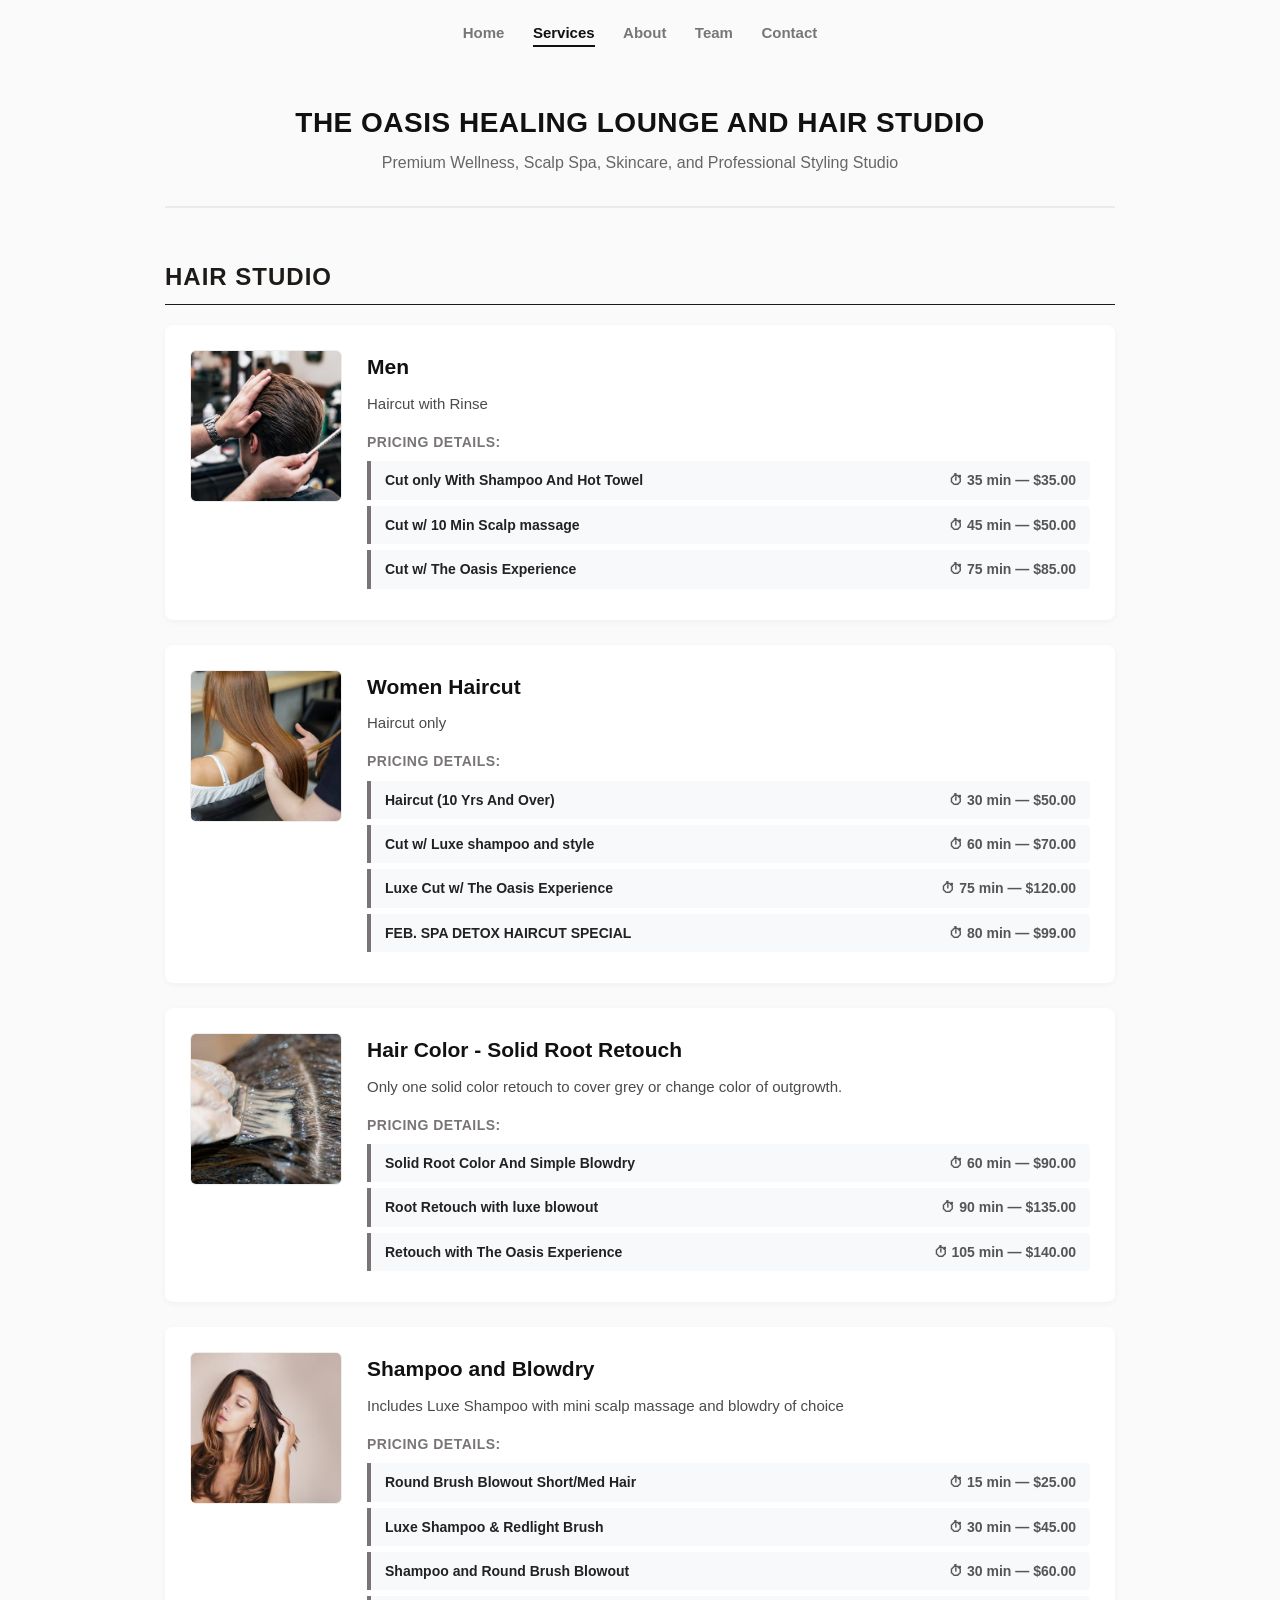
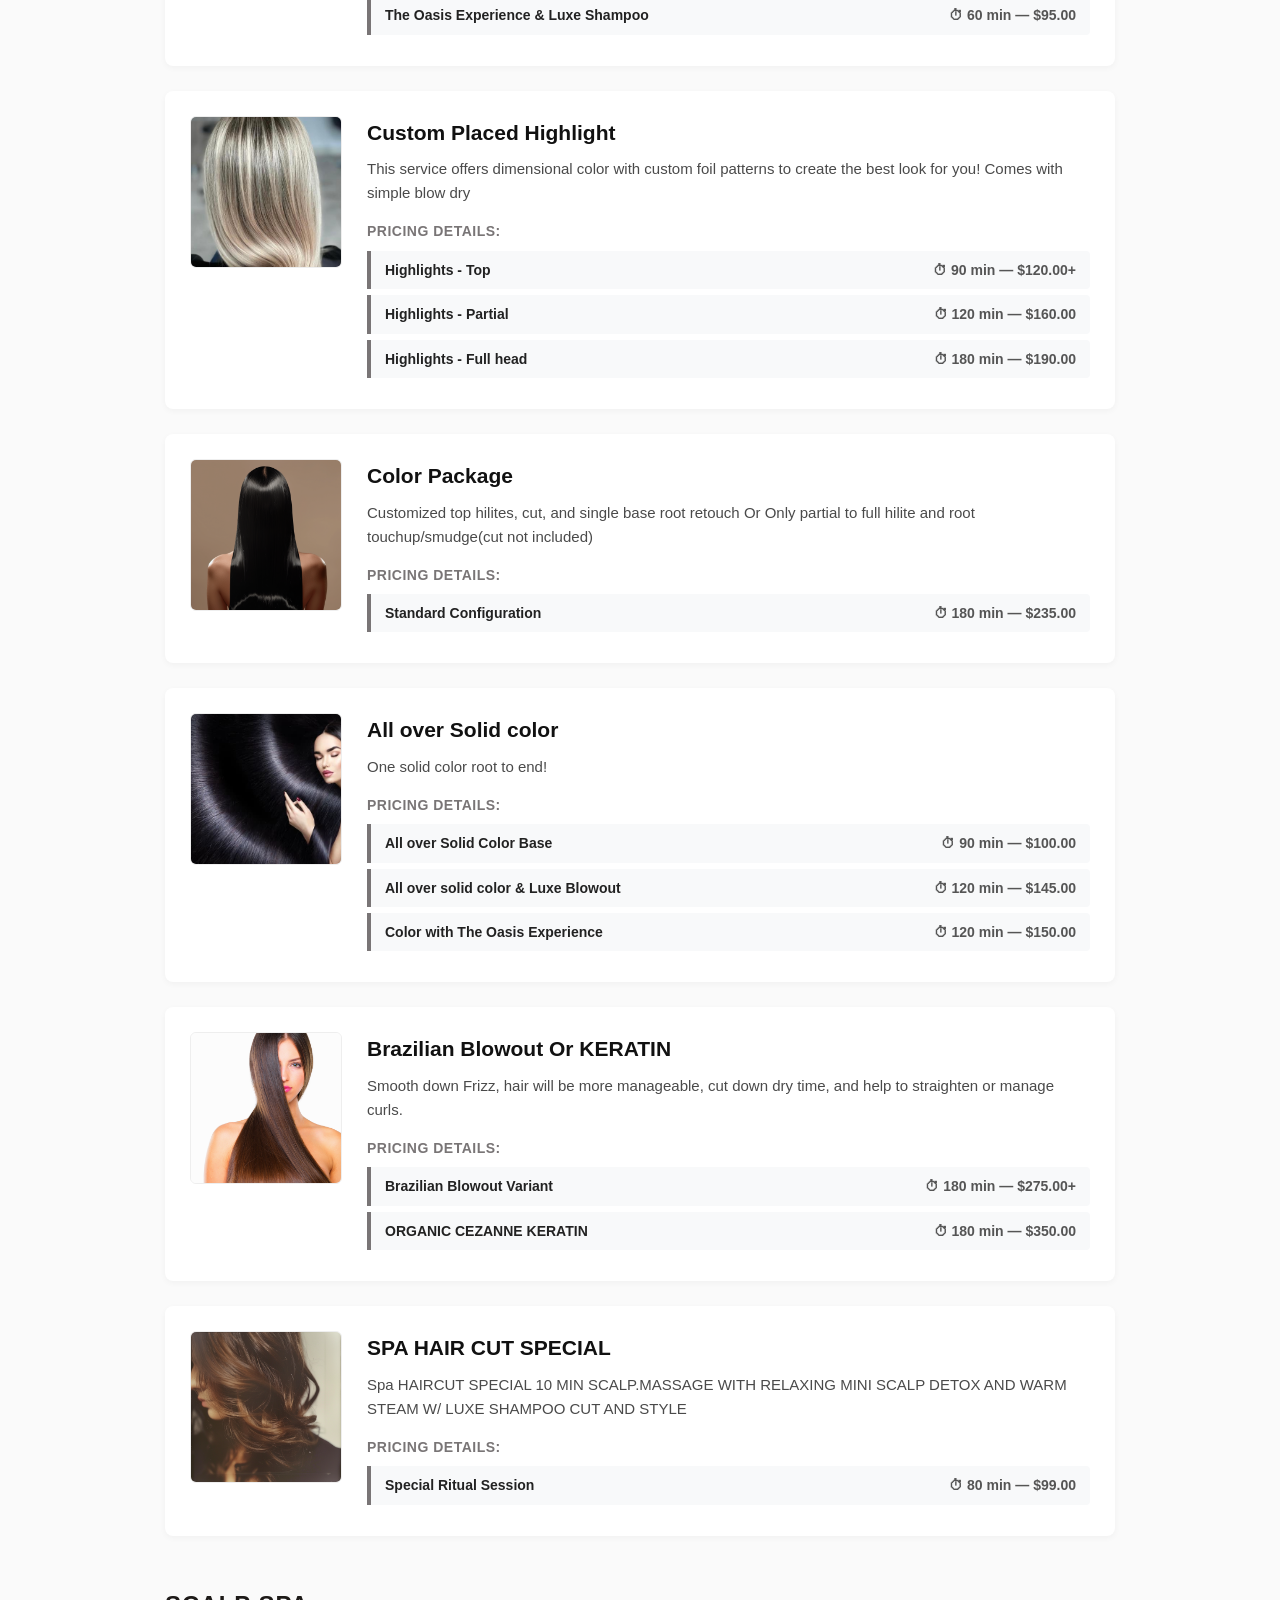
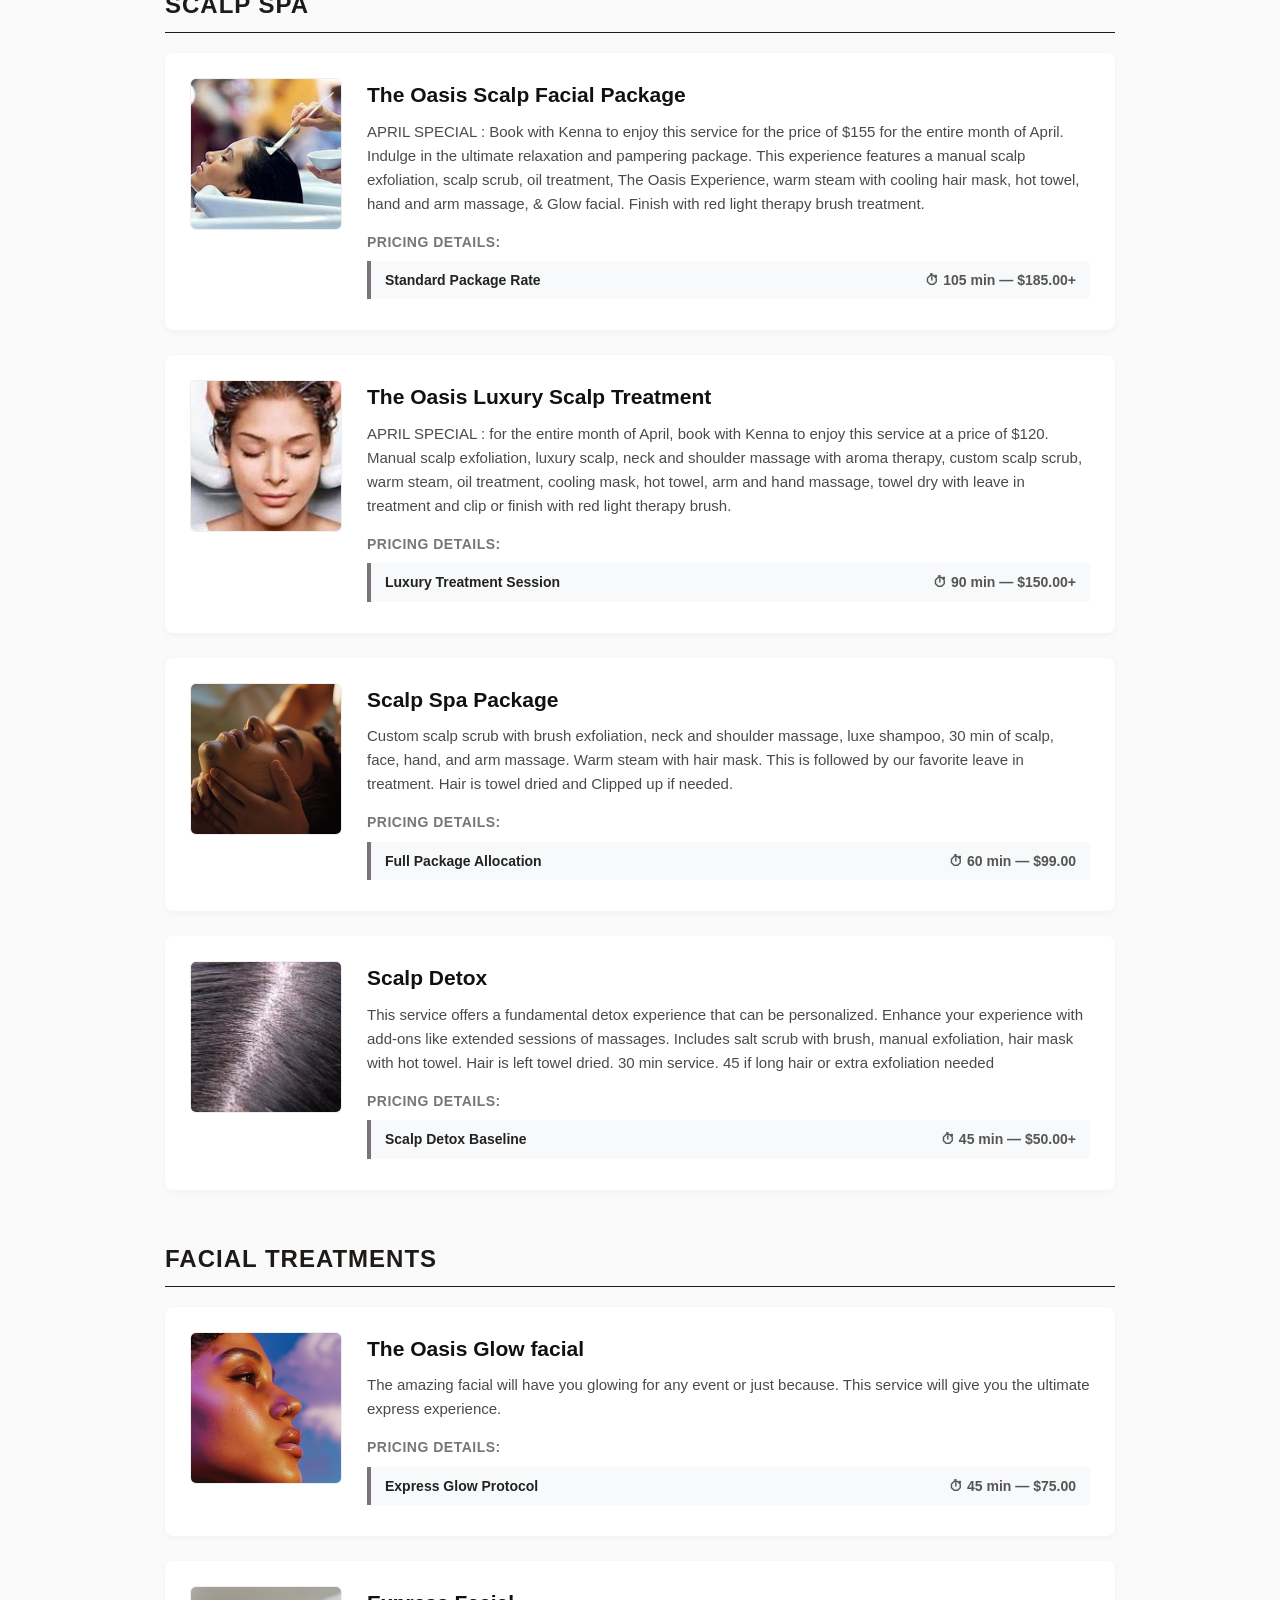
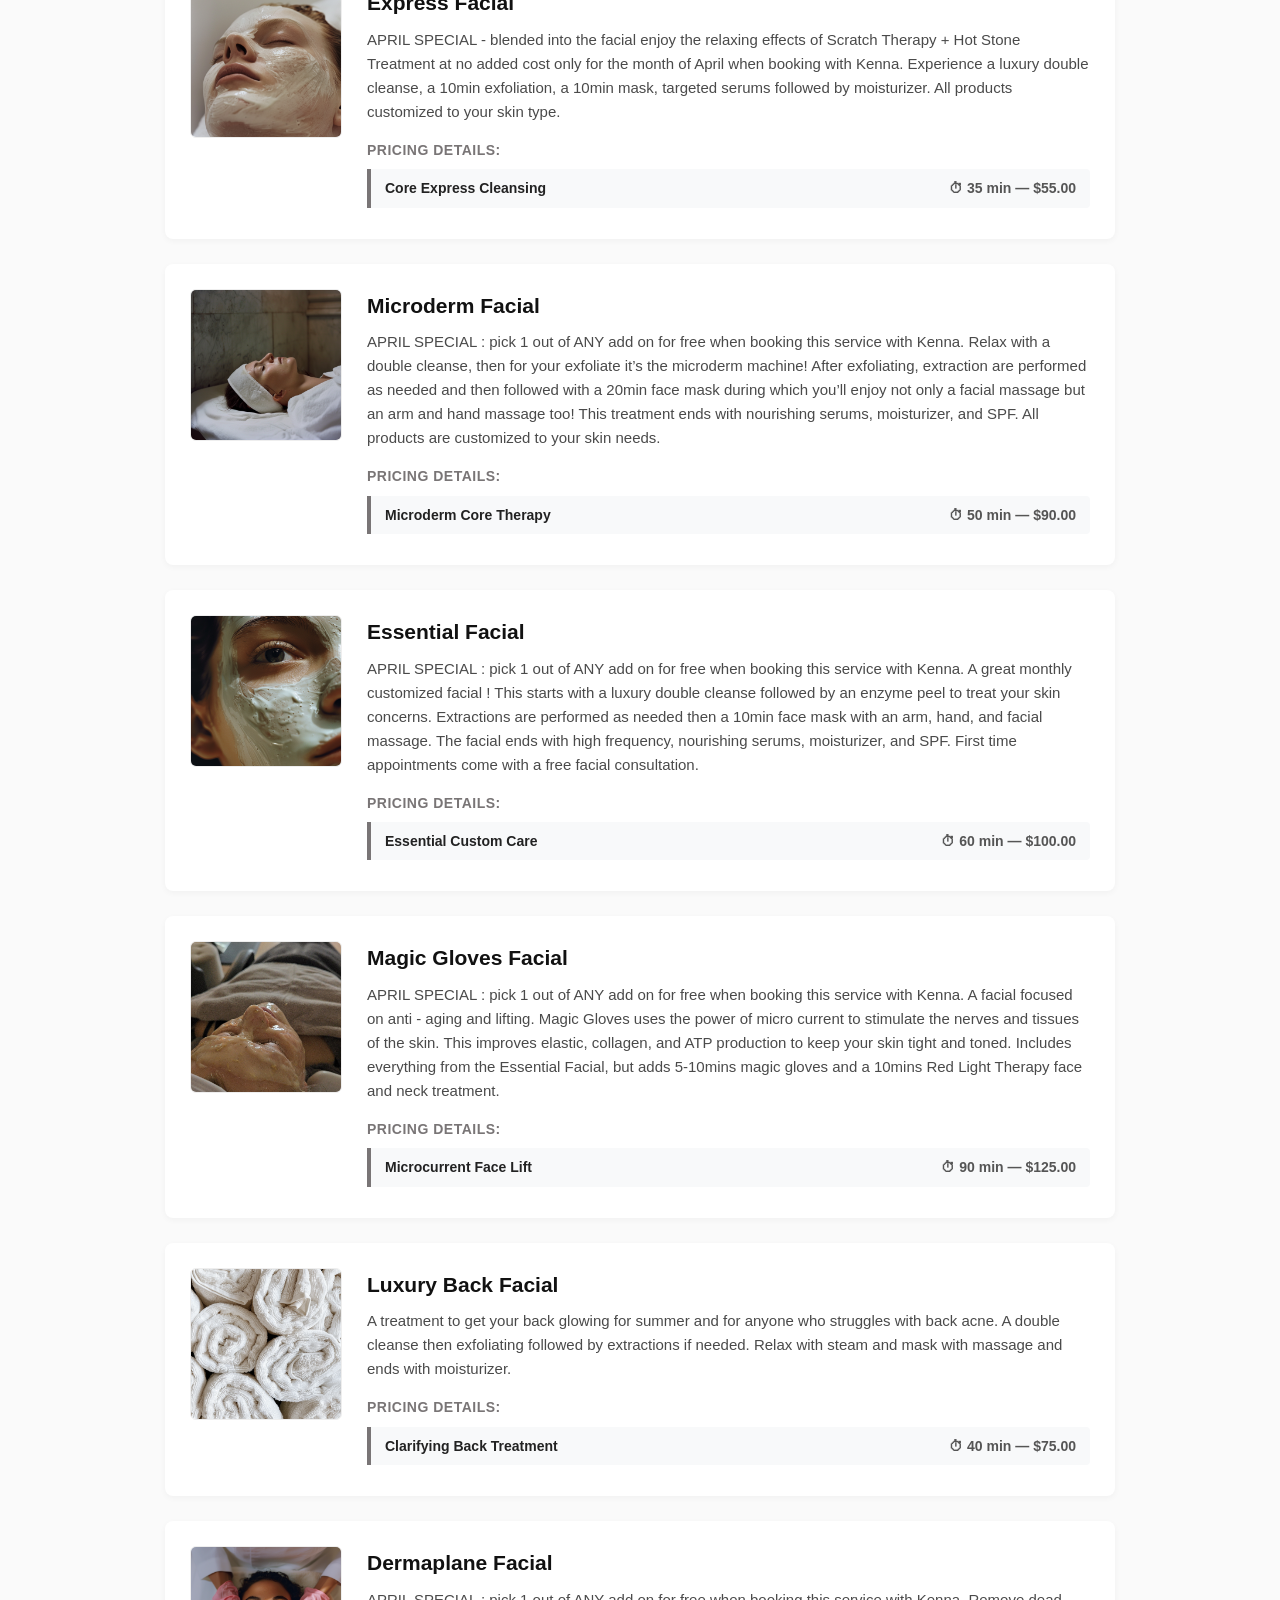
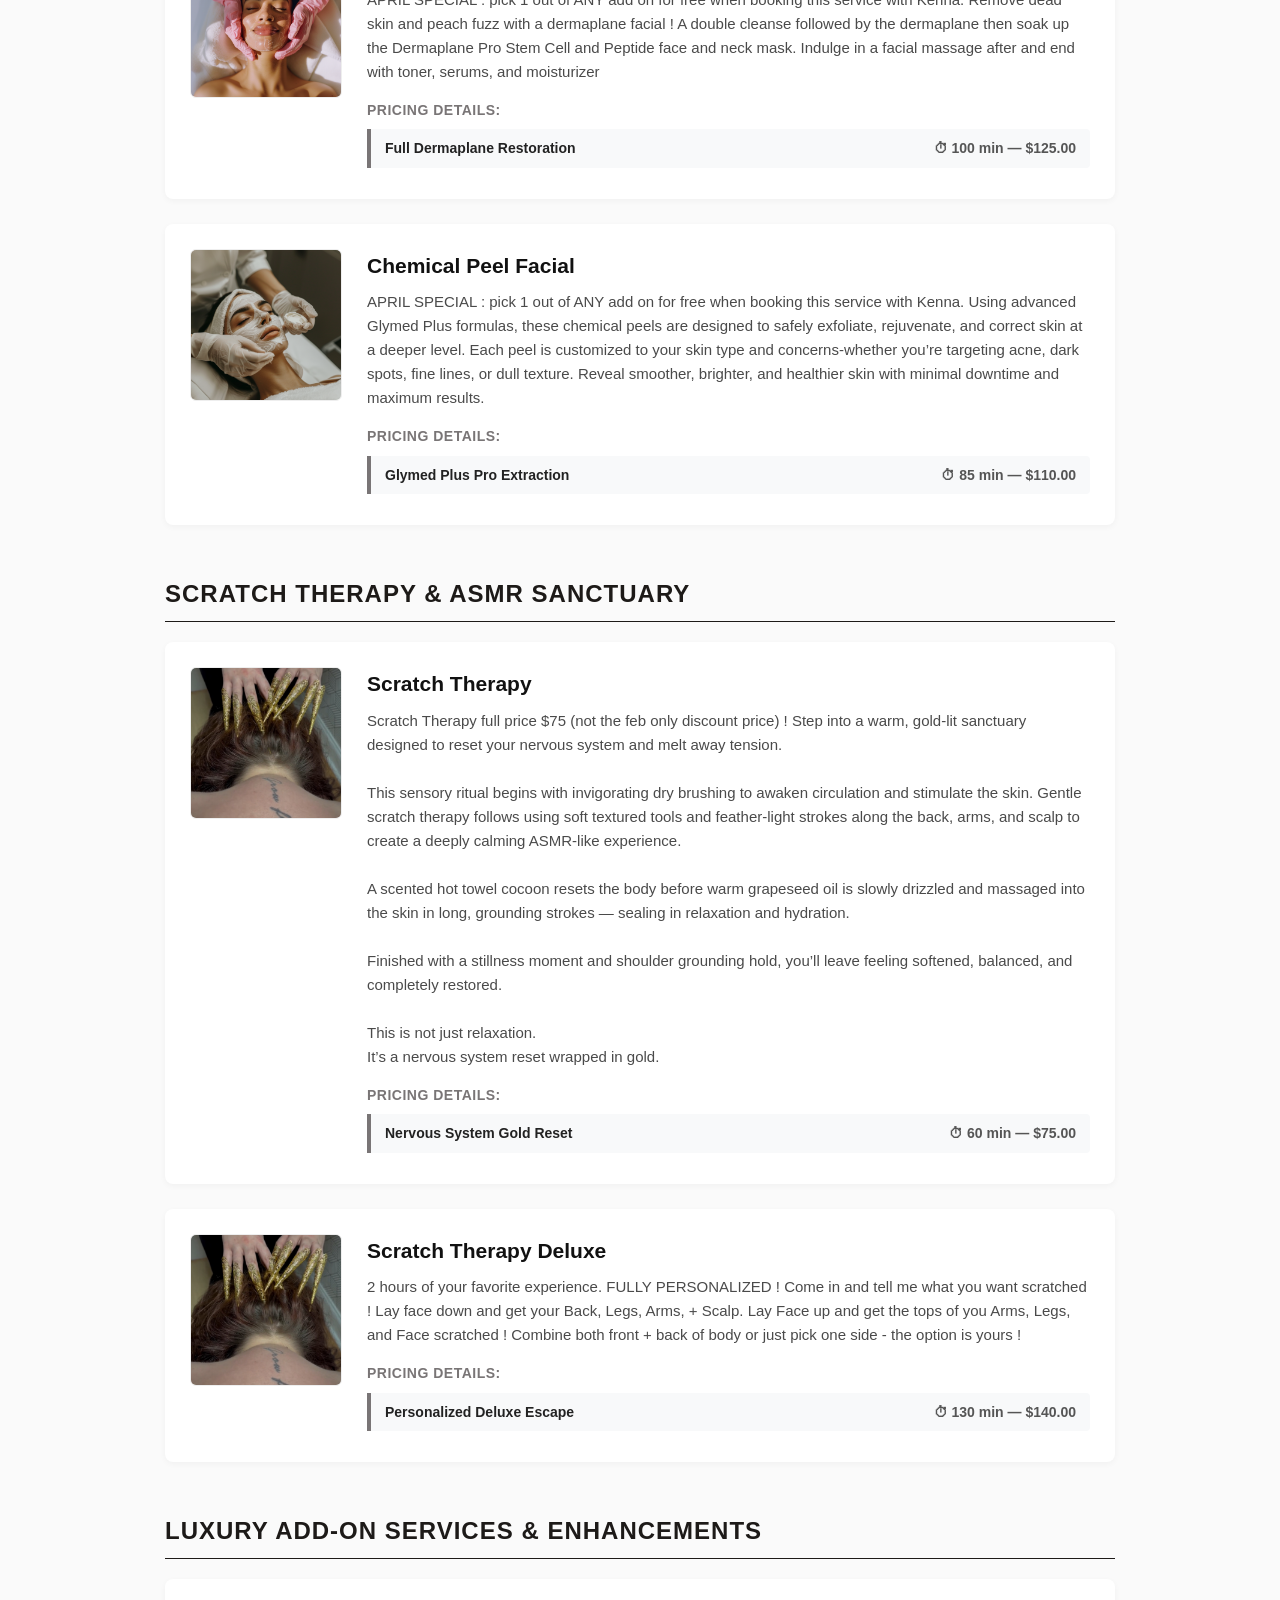
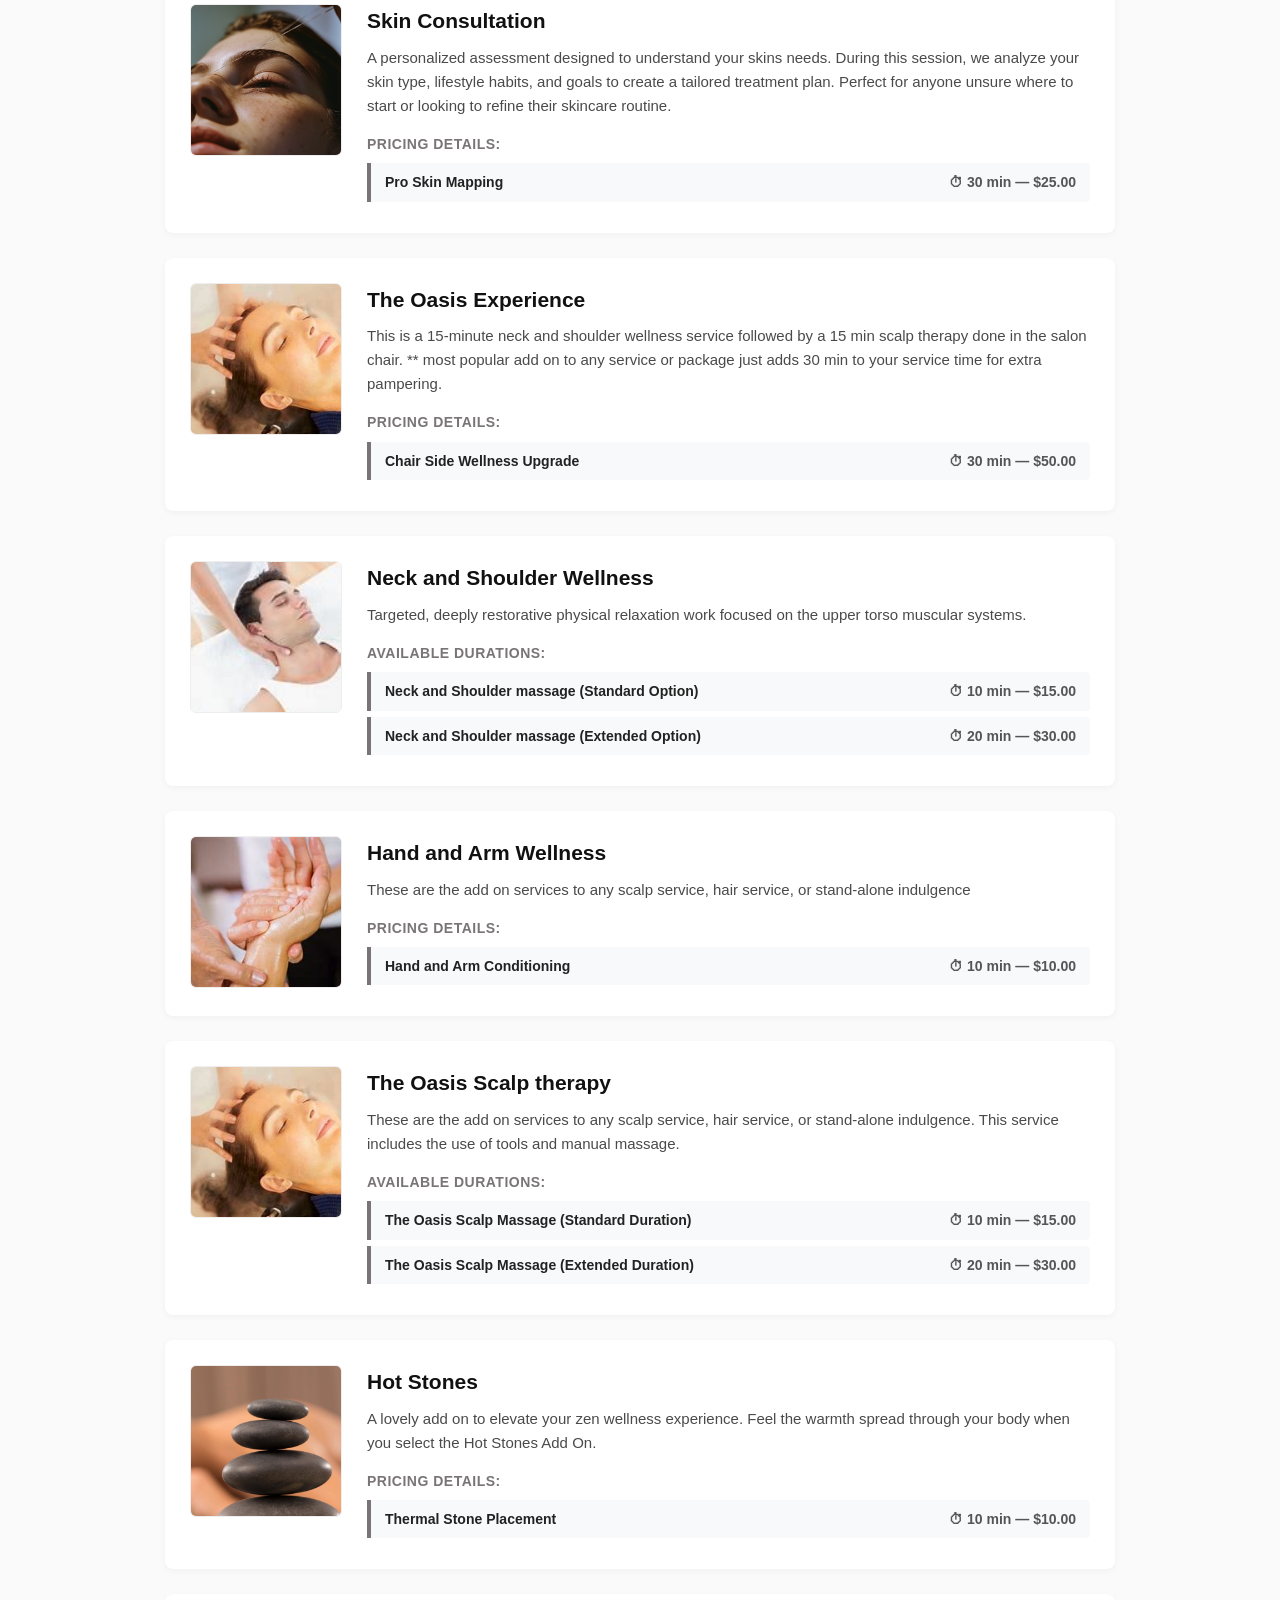
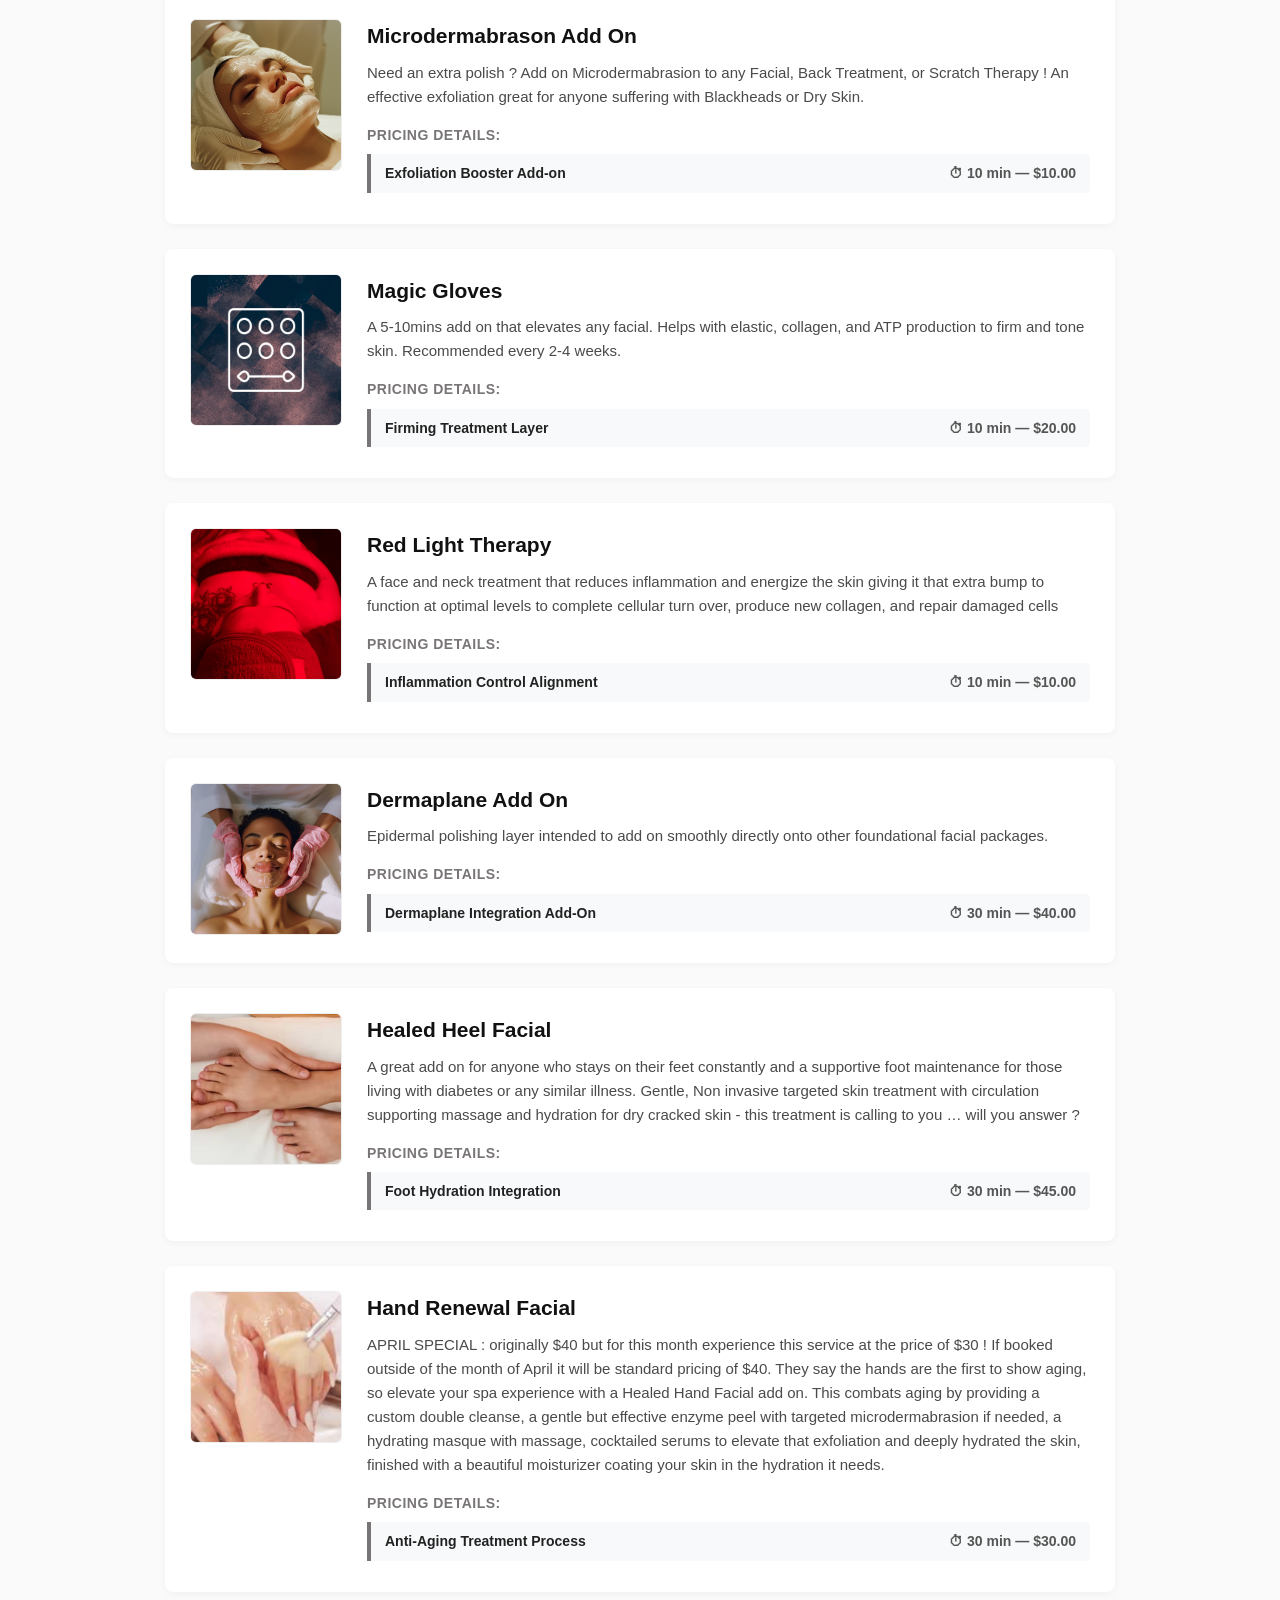
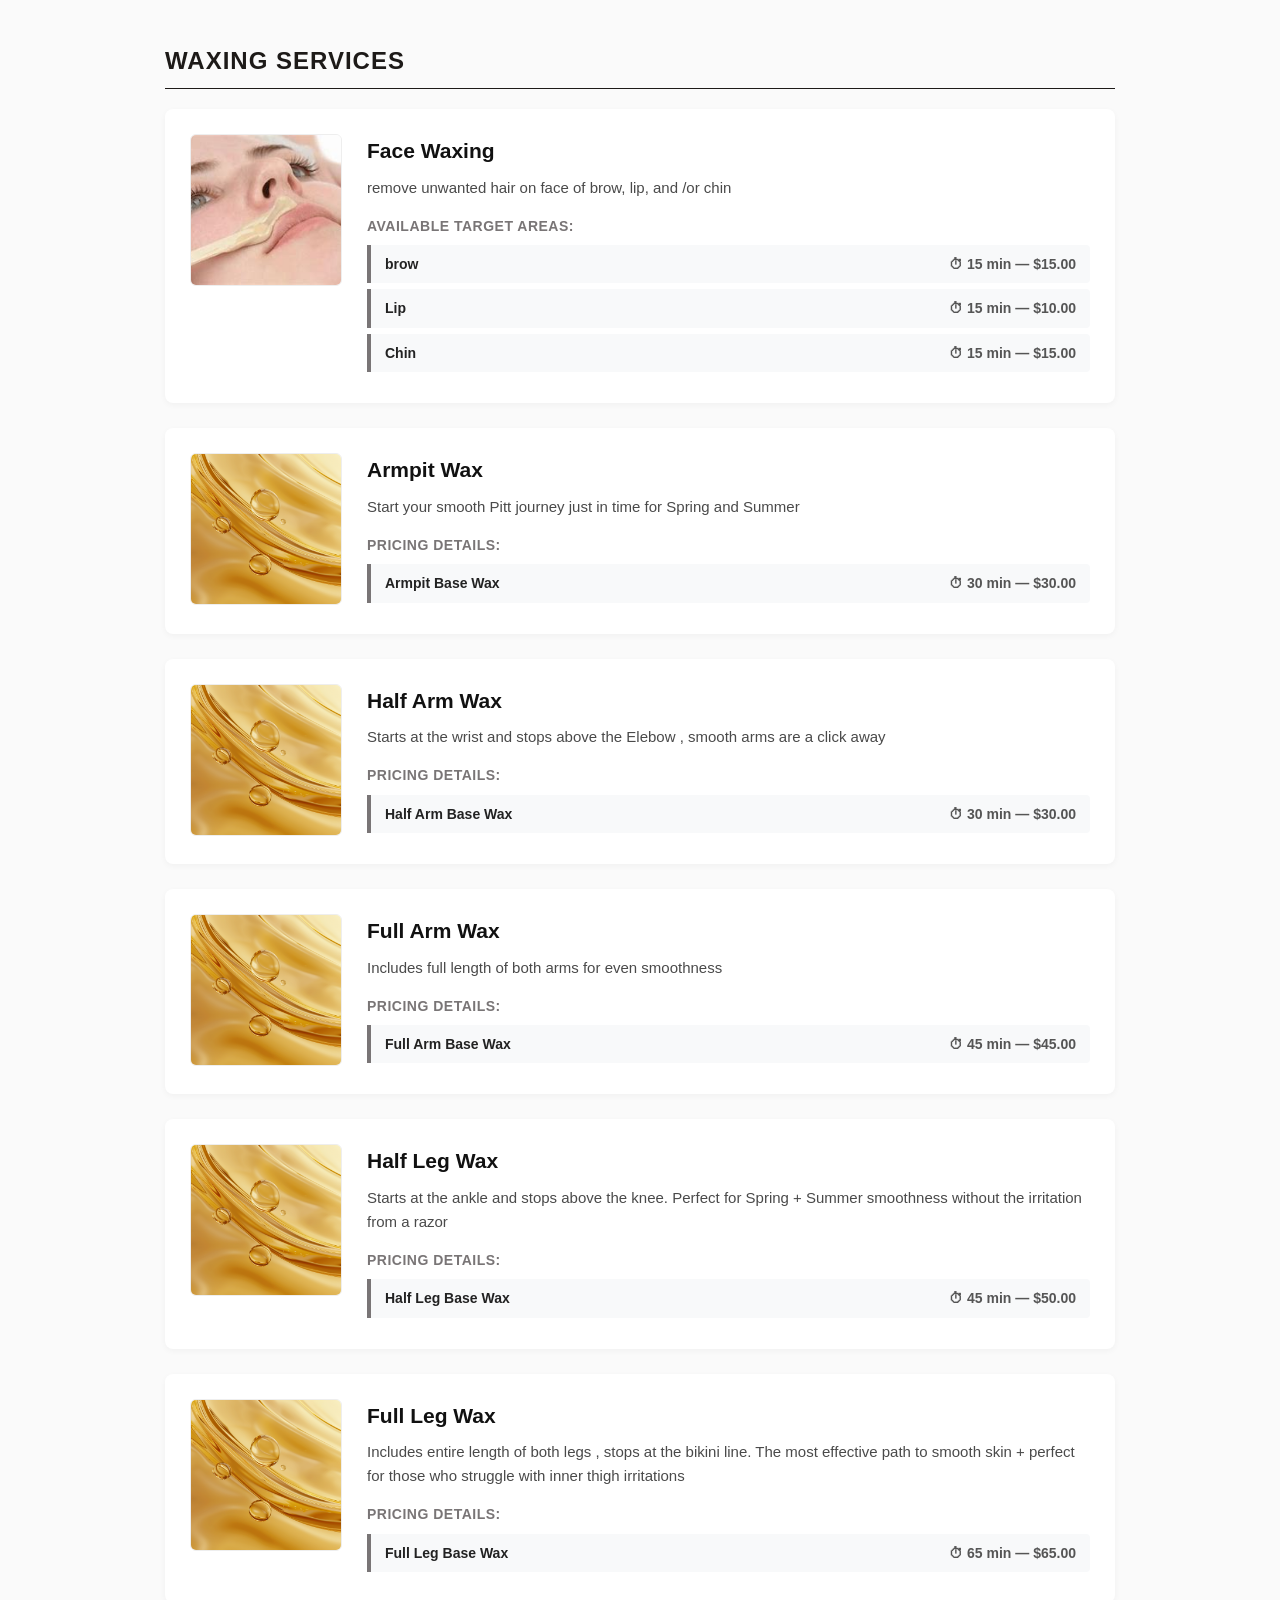
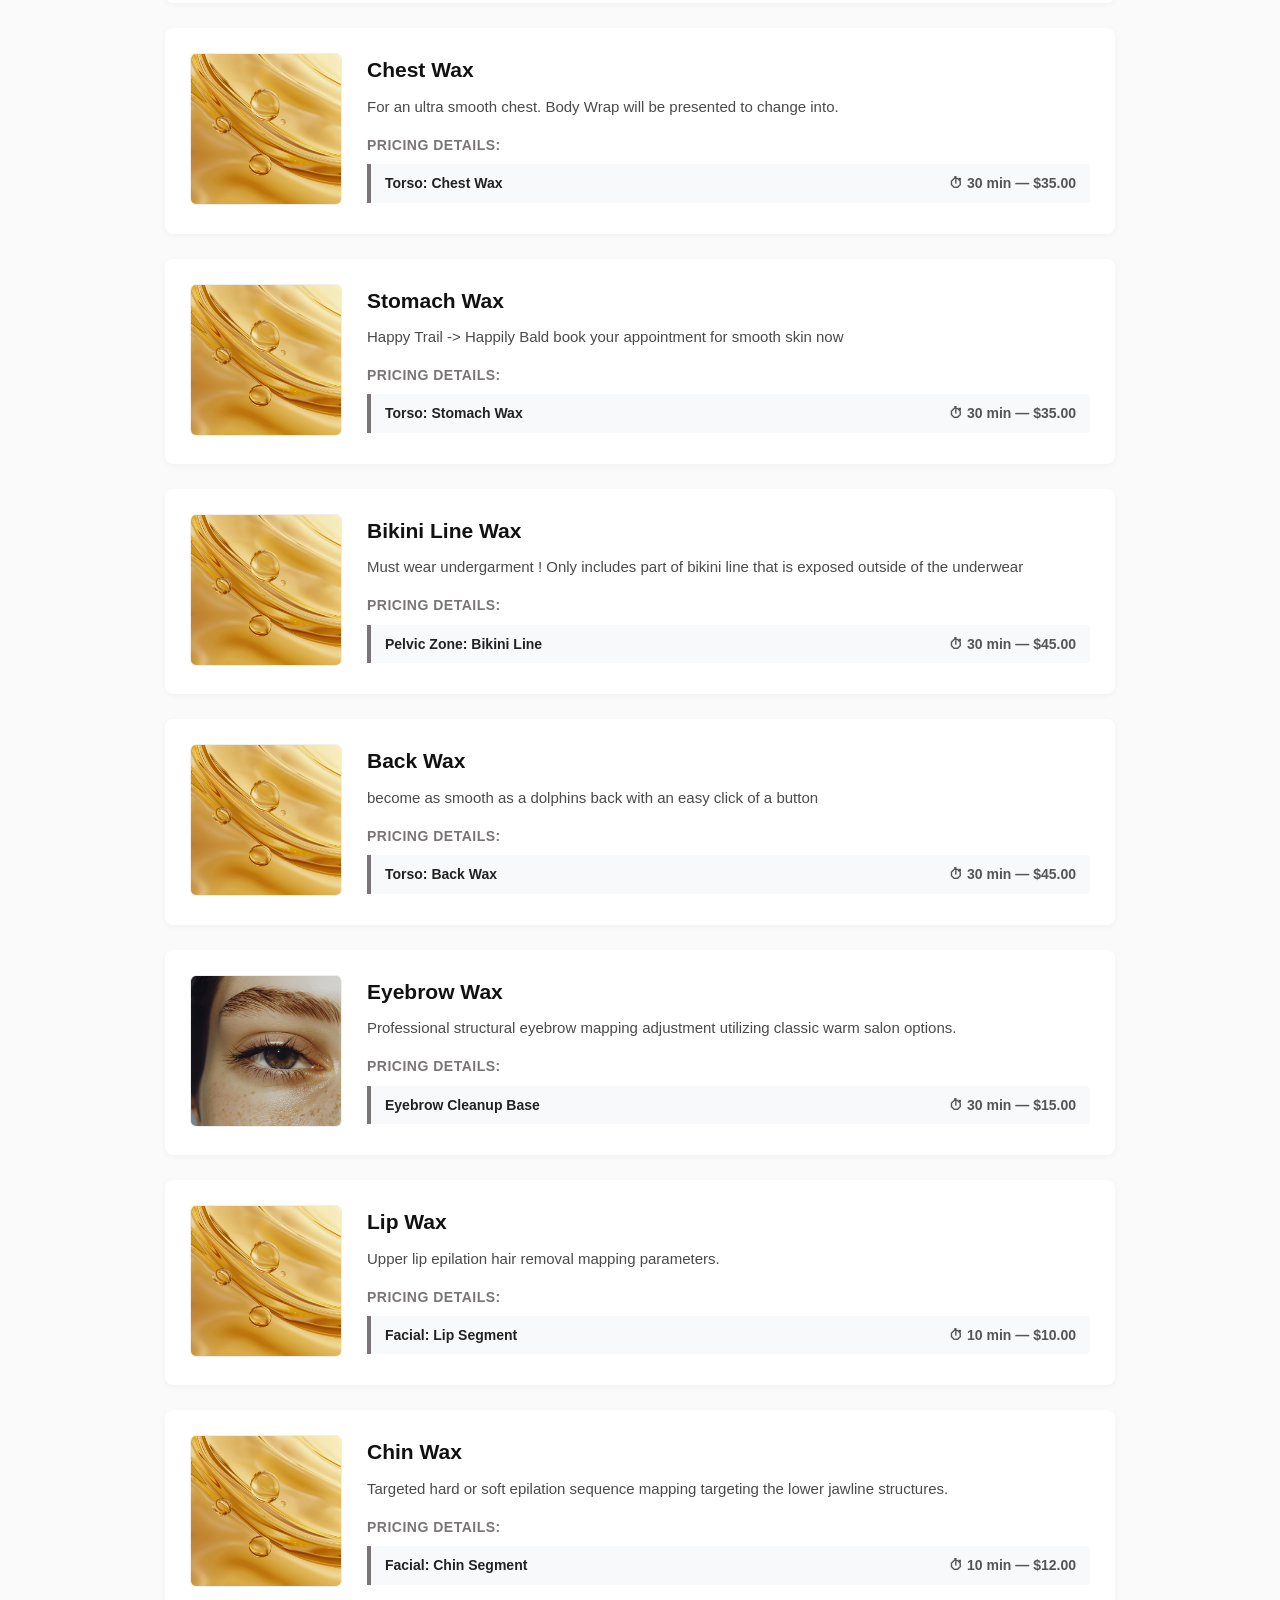
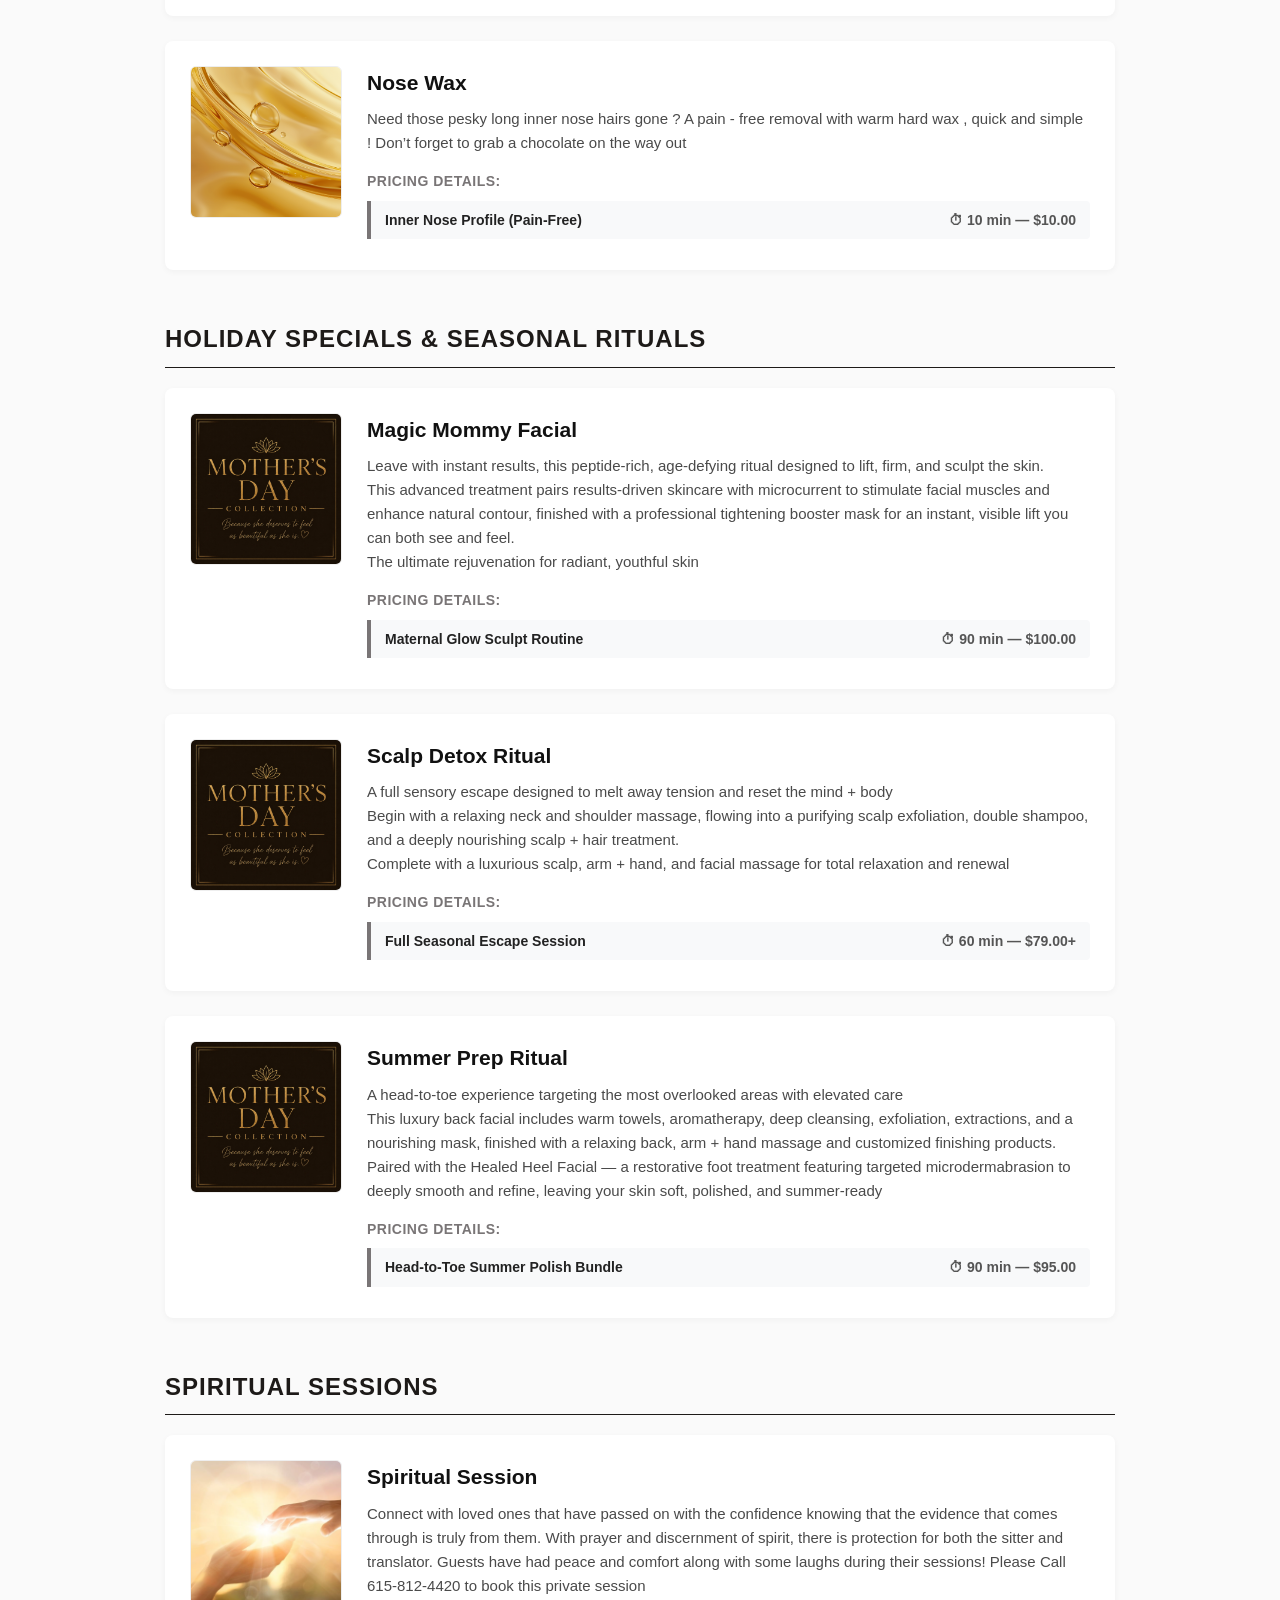
<file: services.html>
<!DOCTYPE html>
<html lang="en">
<head>
    <meta charset="UTF-8">
    <meta name="viewport" content="width=device-width, initial-scale=1.0">
    <title>Services | The Oasis Healing Lounge And Hair Studio</title>
    <style>
        body { 
            font-family: -apple-system, BlinkMacSystemFont, "Segoe UI", Roboto, Helvetica, Arial, sans-serif; 
            line-height: 1.6; 
            color: #1d1a18; 
            max-width: 950px; 
            margin: 0 auto; 
            padding: 20px; 
            background-color: #fafafa; 
        }
        header { 
            text-align: center; 
            padding: 30px 0; 
            border-bottom: 2px solid #eaeaea; 
            margin-bottom: 35px; 
        }
        header h1 { 
            margin: 0; 
            font-size: 28px; 
            color: #111; 
            letter-spacing: 0.5px; 
        }
        header p { 
            margin: 5px 0 0 0; 
            color: #666; 
            font-size: 16px; 
        }
        nav { 
            margin-bottom: 25px; 
            text-align: center; 
        }
        nav a { 
            margin: 0 12px; 
            text-decoration: none; 
            color: #797576; 
            font-weight: bold; 
            font-size: 15px; 
            transition: color 0.2s; 
        }
        nav a:hover { 
            color: #111; 
        }
        .category-title { 
            font-size: 24px; 
            color: #1d1a18; 
            margin: 50px 0 20px 0; 
            padding-bottom: 8px; 
            border-bottom: 1px solid #1d1a18; 
            text-transform: uppercase; 
            letter-spacing: 1px; 
        }
        .service-card { 
            background: #fff; 
            padding: 25px; 
            margin-bottom: 25px; 
            border-radius: 8px; 
            box-shadow: 0 2px 6px rgba(0,0,0,0.04); 
            display: flex; 
            gap: 25px; 
            align-items: flex-start; 
        }
        .service-img { 
            width: 150px; 
            height: 150px; 
            object-fit: cover; 
            border-radius: 6px; 
            background-color: #eaeaea; 
            border: 1px solid #eee; 
        }
        .service-content { 
            flex: 1; 
        }
        .service-title { 
            margin-top: 0; 
            margin-bottom: 8px; 
            color: #111; 
            font-size: 21px; 
        }
        .description { 
            color: #4a4a4a; 
            margin: 0 0 15px 0; 
            font-size: 15px; 
            white-space: pre-line;
        }
        .variations-title { 
            font-size: 14px; 
            font-weight: 700; 
            color: #797576; 
            text-transform: uppercase; 
            letter-spacing: 0.5px; 
            margin-bottom: 8px; 
        }
        .variations-list { 
            list-style: none; 
            padding: 0; 
            margin: 0; 
        }
        .variations-list li { 
            background: #f8f9fa; 
            padding: 8px 14px; 
            margin-bottom: 6px; 
            border-left: 4px solid #797576; 
            font-size: 14px; 
            font-weight: 600; 
            display: flex; 
            justify-content: space-between; 
            border-radius: 0 4px 4px 0; 
        }
        .var-name { 
            color: #222; 
        }
        .var-meta { 
            color: #555; 
            text-align: right; 
        }
        @media (max-width: 650px) {
            .service-card { flex-direction: column; align-items: center; text-align: center; }
            .service-img { width: 100%; height: 200px; }
            .variations-list li { flex-direction: column; align-items: center; gap: 4px; text-align: center; }
        }
    </style>
</head>
<body>

    <nav>
        <a href="index.html">Home</a>
        <a href="services.html" style="color: #111; border-bottom: 2px solid #111; padding-bottom: 4px;">Services</a>
        <a href="about.html">About</a>
        <a href="team.html">Team</a>
        <a href="contact.html">Contact</a>
    </nav>

    <header>
        <h1>THE OASIS HEALING LOUNGE AND HAIR STUDIO</h1>
        <p>Premium Wellness, Scalp Spa, Skincare, and Professional Styling Studio</p>
    </header>

    <main>

        <h2 class="category-title">Hair Studio</h2>

        <section class="service-card">
            <img src="images/b82e1b2406d7cd53f02769e29e021f01.jpg" alt="Men" class="service-img">
            <div class="service-content">
                <h3 class="service-title">Men</h3>
                <p class="description">Haircut with Rinse</p>
                <div class="variations-title">Pricing Details:</div>
                <ul class="variations-list">
                    <li><span class="var-name">Cut only With Shampoo And Hot Towel</span><span class="var-meta">⏱ 35 min — <b>$35.00</b></span></li>
                    <li><span class="var-name">Cut w/ 10 Min Scalp massage</span><span class="var-meta">⏱ 45 min — <b>$50.00</b></span></li>
                    <li><span class="var-name">Cut w/ The Oasis Experience</span><span class="var-meta">⏱ 75 min — <b>$85.00</b></span></li>
                </ul>
            </div>
        </section>

        <section class="service-card">
            <img src="images/3ac04b1678141398ef6247d8e5b887ed.jpg" alt="Women Haircut" class="service-img">
            <div class="service-content">
                <h3 class="service-title">Women Haircut</h3>
                <p class="description">Haircut only</p>
                <div class="variations-title">Pricing Details:</div>
                <ul class="variations-list">
                    <li><span class="var-name">Haircut (10 Yrs And Over)</span><span class="var-meta">⏱ 30 min — <b>$50.00</b></span></li>
                    <li><span class="var-name">Cut w/ Luxe shampoo and style</span><span class="var-meta">⏱ 60 min — <b>$70.00</b></span></li>
                    <li><span class="var-name">Luxe Cut w/ The Oasis Experience</span><span class="var-meta">⏱ 75 min — <b>$120.00</b></span></li>
                    <li><span class="var-name">FEB. SPA DETOX HAIRCUT SPECIAL</span><span class="var-meta">⏱ 80 min — <b>$99.00</b></span></li>
                </ul>
            </div>
        </section>

        <section class="service-card">
            <img src="images/c155ba6f71ffca39bee152ca17f97758.jpg" alt="Hair Color - Solid Root Retouch" class="service-img">
            <div class="service-content">
                <h3 class="service-title">Hair Color - Solid Root Retouch</h3>
                <p class="description">Only one solid color retouch to cover grey or change color of outgrowth.</p>
                <div class="variations-title">Pricing Details:</div>
                <ul class="variations-list">
                    <li><span class="var-name">Solid Root Color And Simple Blowdry</span><span class="var-meta">⏱ 60 min — <b>$90.00</b></span></li>
                    <li><span class="var-name">Root Retouch with luxe blowout</span><span class="var-meta">⏱ 90 min — <b>$135.00</b></span></li>
                    <li><span class="var-name">Retouch with The Oasis Experience</span><span class="var-meta">⏱ 105 min — <b>$140.00</b></span></li>
                </ul>
            </div>
        </section>

        <section class="service-card">
            <img src="images/38bf3d7853d4097f2fe7a7dbc076e2c9.jpg" alt="Shampoo and Blowdry" class="service-img">
            <div class="service-content">
                <h3 class="service-title">Shampoo and Blowdry</h3>
                <p class="description">Includes Luxe Shampoo with mini scalp massage and blowdry of choice</p>
                <div class="variations-title">Pricing Details:</div>
                <ul class="variations-list">
                    <li><span class="var-name">Round Brush Blowout Short/Med Hair</span><span class="var-meta">⏱ 15 min — <b>$25.00</b></span></li>
                    <li><span class="var-name">Luxe Shampoo &amp; Redlight Brush</span><span class="var-meta">⏱ 30 min — <b>$45.00</b></span></li>
                    <li><span class="var-name">Shampoo and Round Brush Blowout</span><span class="var-meta">⏱ 30 min — <b>$60.00</b></span></li>
                    <li><span class="var-name">The Oasis Experience &amp; Luxe Shampoo</span><span class="var-meta">⏱ 60 min — <b>$95.00</b></span></li>
                </ul>
            </div>
        </section>

        <section class="service-card">
            <img src="images/ac7e4eb3cc8fb41a8c43d8e61192fef6.jpg" alt="Custom Placed Highlight" class="service-img">
            <div class="service-content">
                <h3 class="service-title">Custom Placed Highlight</h3>
                <p class="description">This service offers dimensional color with custom foil patterns to create the best look for you! Comes with simple blow dry</p>
                <div class="variations-title">Pricing Details:</div>
                <ul class="variations-list">
                    <li><span class="var-name">Highlights - Top</span><span class="var-meta">⏱ 90 min — <b>$120.00+</b></span></li>
                    <li><span class="var-name">Highlights - Partial</span><span class="var-meta">⏱ 120 min — <b>$160.00</b></span></li>
                    <li><span class="var-name">Highlights - Full head</span><span class="var-meta">⏱ 180 min — <b>$190.00</b></span></li>
                </ul>
            </div>
        </section>

        <section class="service-card">
            <img src="images/d5f87c798aeb4e673ae8760a0273dd8c.png" alt="Color Package" class="service-img">
            <div class="service-content">
                <h3 class="service-title">Color Package</h3>
                <p class="description">Customized top hilites, cut, and single base root retouch Or Only partial to full hilite and root touchup/smudge(cut not included)</p>
                <div class="variations-title">Pricing Details:</div>
                <ul class="variations-list">
                    <li><span class="var-name">Standard Configuration</span><span class="var-meta">⏱ 180 min — <b>$235.00</b></span></li>
                </ul>
            </div>
        </section>

        <section class="service-card">
            <img src="images/e9b9bc3d2e076d2009af1081a2075786.jpg" alt="All over Solid color" class="service-img">
            <div class="service-content">
                <h3 class="service-title">All over Solid color</h3>
                <p class="description">One solid color root to end!</p>
                <div class="variations-title">Pricing Details:</div>
                <ul class="variations-list">
                    <li><span class="var-name">All over Solid Color Base</span><span class="var-meta">⏱ 90 min — <b>$100.00</b></span></li>
                    <li><span class="var-name">All over solid color &amp; Luxe Blowout</span><span class="var-meta">⏱ 120 min — <b>$145.00</b></span></li>
                    <li><span class="var-name">Color with The Oasis Experience</span><span class="var-meta">⏱ 120 min — <b>$150.00</b></span></li>
                </ul>
            </div>
        </section>

        <section class="service-card">
            <img src="images/f9bc5e78895ce7580ae09d5eb0fa1b13.jpg" alt="Brazilian Blowout Or KERATIN" class="service-img">
            <div class="service-content">
                <h3 class="service-title">Brazilian Blowout Or KERATIN</h3>
                <p class="description">Smooth down Frizz, hair will be more manageable, cut down dry time, and help to straighten or manage curls.</p>
                <div class="variations-title">Pricing Details:</div>
                <ul class="variations-list">
                    <li><span class="var-name">Brazilian Blowout Variant</span><span class="var-meta">⏱ 180 min — <b>$275.00+</b></span></li>
                    <li><span class="var-name">ORGANIC CEZANNE KERATIN</span><span class="var-meta">⏱ 180 min — <b>$350.00</b></span></li>
                </ul>
            </div>
        </section>

        <section class="service-card">
            <img src="images/90ff84799646d371979092bda18a49b8.png" alt="SPA HAIR CUT SPECIAL" class="service-img">
            <div class="service-content">
                <h3 class="service-title">SPA HAIR CUT SPECIAL</h3>
                <p class="description">Spa HAIRCUT SPECIAL 10 MIN SCALP.MASSAGE WITH RELAXING MINI SCALP DETOX AND WARM STEAM W/ LUXE SHAMPOO CUT AND STYLE</p>
                <div class="variations-title">Pricing Details:</div>
                <ul class="variations-list">
                    <li><span class="var-name">Special Ritual Session</span><span class="var-meta">⏱ 80 min — <b>$99.00</b></span></li>
                </ul>
            </div>
        </section>


        <h2 class="category-title">Scalp Spa</h2>

        <section class="service-card">
            <img src="images/8438d710d0e9511525ce95aa8810f5ee.jpg" alt="The Oasis Scalp Facial Package" class="service-img">
            <div class="service-content">
                <h3 class="service-title">The Oasis Scalp Facial Package</h3>
                <p class="description">APRIL SPECIAL : Book with Kenna to enjoy this service for the price of $155 for the entire month of April. Indulge in the ultimate relaxation and pampering package. This experience features a manual scalp exfoliation, scalp scrub, oil treatment, The Oasis Experience, warm steam with cooling hair mask, hot towel, hand and arm massage, &amp; Glow facial. Finish with red light therapy brush treatment.</p>
                <div class="variations-title">Pricing Details:</div>
                <ul class="variations-list">
                    <li><span class="var-name">Standard Package Rate</span><span class="var-meta">⏱ 105 min — <b>$185.00+</b></span></li>
                </ul>
            </div>
        </section>

        <section class="service-card">
            <img src="images/77952a44e450339f77cb3778ee316fb8.jpg" alt="The Oasis Luxury Scalp Treatment" class="service-img">
            <div class="service-content">
                <h3 class="service-title">The Oasis Luxury Scalp Treatment</h3>
                <p class="description">APRIL SPECIAL : for the entire month of April, book with Kenna to enjoy this service at a price of $120. Manual scalp exfoliation, luxury scalp, neck and shoulder massage with aroma therapy, custom scalp scrub, warm steam, oil treatment, cooling mask, hot towel, arm and hand massage, towel dry with leave in treatment and clip or finish with red light therapy brush.</p>
                <div class="variations-title">Pricing Details:</div>
                <ul class="variations-list">
                    <li><span class="var-name">Luxury Treatment Session</span><span class="var-meta">⏱ 90 min — <b>$150.00+</b></span></li>
                </ul>
            </div>
        </section>

        <section class="service-card">
            <img src="images/ad960acb0b377d82468feb21b82e6b67.png" alt="Scalp Spa Package" class="service-img">
            <div class="service-content">
                <h3 class="service-title">Scalp Spa Package</h3>
                <p class="description">Custom scalp scrub with brush exfoliation, neck and shoulder massage, luxe shampoo, 30 min of scalp, face, hand, and arm massage. Warm steam with hair mask. This is followed by our favorite leave in treatment. Hair is towel dried and Clipped up if needed.</p>
                <div class="variations-title">Pricing Details:</div>
                <ul class="variations-list">
                    <li><span class="var-name">Full Package Allocation</span><span class="var-meta">⏱ 60 min — <b>$99.00</b></span></li>
                </ul>
            </div>
        </section>

        <section class="service-card">
            <img src="images/820dec90ec775dd836fd54a7180bea68.jpg" alt="Scalp Detox" class="service-img">
            <div class="service-content">
                <h3 class="service-title">Scalp Detox</h3>
                <p class="description">This service offers a fundamental detox experience that can be personalized. Enhance your experience with add-ons like extended sessions of massages. Includes salt scrub with brush, manual exfoliation, hair mask with hot towel. Hair is left towel dried. 30 min service. 45 if long hair or extra exfoliation needed</p>
                <div class="variations-title">Pricing Details:</div>
                <ul class="variations-list">
                    <li><span class="var-name">Scalp Detox Baseline</span><span class="var-meta">⏱ 45 min — <b>$50.00+</b></span></li>
                </ul>
            </div>
        </section>


        <h2 class="category-title">Facial Treatments</h2>

        <section class="service-card">
            <img src="images/b860415bd78e414e1e5771925f11846d.png" alt="The Oasis Glow facial" class="service-img">
            <div class="service-content">
                <h3 class="service-title">The Oasis Glow facial</h3>
                <p class="description">The amazing facial will have you glowing for any event or just because. This service will give you the ultimate express experience.</p>
                <div class="variations-title">Pricing Details:</div>
                <ul class="variations-list">
                    <li><span class="var-name">Express Glow Protocol</span><span class="var-meta">⏱ 45 min — <b>$75.00</b></span></li>
                </ul>
            </div>
        </section>

        <section class="service-card">
            <img src="images/4fe47397d40d6ce09014862833878a48.png" alt="Express Facial" class="service-img">
            <div class="service-content">
                <h3 class="service-title">Express Facial</h3>
                <p class="description">APRIL SPECIAL - blended into the facial enjoy the relaxing effects of Scratch Therapy + Hot Stone Treatment at no added cost only for the month of April when booking with Kenna. Experience a luxury double cleanse, a 10min exfoliation, a 10min mask, targeted serums followed by moisturizer. All products customized to your skin type.</p>
                <div class="variations-title">Pricing Details:</div>
                <ul class="variations-list">
                    <li><span class="var-name">Core Express Cleansing</span><span class="var-meta">⏱ 35 min — <b>$55.00</b></span></li>
                </ul>
            </div>
        </section>

        <section class="service-card">
            <img src="images/1c26e427269b8a76504f88d53c1a0357.png" alt="Microderm Facial" class="service-img">
            <div class="service-content">
                <h3 class="service-title">Microderm Facial</h3>
                <p class="description">APRIL SPECIAL : pick 1 out of ANY add on for free when booking this service with Kenna. Relax with a double cleanse, then for your exfoliate it’s the microderm machine! After exfoliating, extraction are performed as needed and then followed with a 20min face mask during which you’ll enjoy not only a facial massage but an arm and hand massage too! This treatment ends with nourishing serums, moisturizer, and SPF. All products are customized to your skin needs.</p>
                <div class="variations-title">Pricing Details:</div>
                <ul class="variations-list">
                    <li><span class="var-name">Microderm Core Therapy</span><span class="var-meta">⏱ 50 min — <b>$90.00</b></span></li>
                </ul>
            </div>
        </section>

        <section class="service-card">
            <img src="images/5dab4b77f0a5d927df71b87dcfd2fc05.png" alt="Essential Facial" class="service-img">
            <div class="service-content">
                <h3 class="service-title">Essential Facial</h3>
                <p class="description">APRIL SPECIAL : pick 1 out of ANY add on for free when booking this service with Kenna. A great monthly customized facial ! This starts with a luxury double cleanse followed by an enzyme peel to treat your skin concerns. Extractions are performed as needed then a 10min face mask with an arm, hand, and facial massage. The facial ends with high frequency, nourishing serums, moisturizer, and SPF. First time appointments come with a free facial consultation.</p>
                <div class="variations-title">Pricing Details:</div>
                <ul class="variations-list">
                    <li><span class="var-name">Essential Custom Care</span><span class="var-meta">⏱ 60 min — <b>$100.00</b></span></li>
                </ul>
            </div>
        </section>

        <section class="service-card">
            <img src="images/67cb54c36c50d7ea3a51f64735eef689.jpg" alt="Magic Gloves Facial" class="service-img">
            <div class="service-content">
                <h3 class="service-title">Magic Gloves Facial</h3>
                <p class="description">APRIL SPECIAL : pick 1 out of ANY add on for free when booking this service with Kenna. A facial focused on anti - aging and lifting. Magic Gloves uses the power of micro current to stimulate the nerves and tissues of the skin. This improves elastic, collagen, and ATP production to keep your skin tight and toned. Includes everything from the Essential Facial, but adds 5-10mins magic gloves and a 10mins Red Light Therapy face and neck treatment.</p>
                <div class="variations-title">Pricing Details:</div>
                <ul class="variations-list">
                    <li><span class="var-name">Microcurrent Face Lift</span><span class="var-meta">⏱ 90 min — <b>$125.00</b></span></li>
                </ul>
            </div>
        </section>

        <section class="service-card">
            <img src="images/206f8970fbc62f71979aabfb891afb9c.png" alt="Luxury Back Facial" class="service-img">
            <div class="service-content">
                <h3 class="service-title">Luxury Back Facial</h3>
                <p class="description">A treatment to get your back glowing for summer and for anyone who struggles with back acne. A double cleanse then exfoliating followed by extractions if needed. Relax with steam and mask with massage and ends with moisturizer.</p>
                <div class="variations-title">Pricing Details:</div>
                <ul class="variations-list">
                    <li><span class="var-name">Clarifying Back Treatment</span><span class="var-meta">⏱ 40 min — <b>$75.00</b></span></li>
                </ul>
            </div>
        </section>

        <section class="service-card">
            <img src="images/99b0601b1c256620fb8cece2df69e3e6.png" alt="Dermaplane Facial" class="service-img">
            <div class="service-content">
                <h3 class="service-title">Dermaplane Facial</h3>
                <p class="description">APRIL SPECIAL : pick 1 out of ANY add on for free when booking this service with Kenna. Remove dead skin and peach fuzz with a dermaplane facial ! A double cleanse followed by the dermaplane then soak up the Dermaplane Pro Stem Cell and Peptide face and neck mask. Indulge in a facial massage after and end with toner, serums, and moisturizer</p>
                <div class="variations-title">Pricing Details:</div>
                <ul class="variations-list">
                    <li><span class="var-name">Full Dermaplane Restoration</span><span class="var-meta">⏱ 100 min — <b>$125.00</b></span></li>
                </ul>
            </div>
        </section>

        <section class="service-card">
            <img src="images/97fcff80a6ca394bd6b6d37961e64326.png" alt="Chemical Peel Facial" class="service-img">
            <div class="service-content">
                <h3 class="service-title">Chemical Peel Facial</h3>
                <p class="description">APRIL SPECIAL : pick 1 out of ANY add on for free when booking this service with Kenna. Using advanced Glymed Plus formulas, these chemical peels are designed to safely exfoliate, rejuvenate, and correct skin at a deeper level. Each peel is customized to your skin type and concerns-whether you’re targeting acne, dark spots, fine lines, or dull texture. Reveal smoother, brighter, and healthier skin with minimal downtime and maximum results.</p>
                <div class="variations-title">Pricing Details:</div>
                <ul class="variations-list">
                    <li><span class="var-name">Glymed Plus Pro Extraction</span><span class="var-meta">⏱ 85 min — <b>$110.00</b></span></li>
                </ul>
            </div>
        </section>


        <h2 class="category-title">Scratch Therapy &amp; ASMR Sanctuary</h2>

        <section class="service-card">
            <img src="images/6ba22b34bedb01ad1fbbd22bfbcc1286.jpg" alt="Scratch Therapy" class="service-img">
            <div class="service-content">
                <h3 class="service-title">Scratch Therapy</h3>
                <p class="description">Scratch Therapy full price $75 (not the feb only discount price) ! Step into a warm, gold-lit sanctuary designed to reset your nervous system and melt away tension.

This sensory ritual begins with invigorating dry brushing to awaken circulation and stimulate the skin. Gentle scratch therapy follows using soft textured tools and feather-light strokes along the back, arms, and scalp to create a deeply calming ASMR-like experience.

A scented hot towel cocoon resets the body before warm grapeseed oil is slowly drizzled and massaged into the skin in long, grounding strokes — sealing in relaxation and hydration.

Finished with a stillness moment and shoulder grounding hold, you’ll leave feeling softened, balanced, and completely restored.

This is not just relaxation.
It’s a nervous system reset wrapped in gold.</p>
                <div class="variations-title">Pricing Details:</div>
                <ul class="variations-list">
                    <li><span class="var-name">Nervous System Gold Reset</span><span class="var-meta">⏱ 60 min — <b>$75.00</b></span></li>
                </ul>
            </div>
        </section>

        <section class="service-card">
            <img src="images/42b06713896039023e2c7f3317251dcf.jpg" alt="Scratch Therapy Deluxe" class="service-img">
            <div class="service-content">
                <h3 class="service-title">Scratch Therapy Deluxe</h3>
                <p class="description">2 hours of your favorite experience. FULLY PERSONALIZED ! Come in and tell me what you want scratched ! Lay face down and get your Back, Legs, Arms, + Scalp. Lay Face up and get the tops of you Arms, Legs, and Face scratched ! Combine both front + back of body or just pick one side - the option is yours !</p>
                <div class="variations-title">Pricing Details:</div>
                <ul class="variations-list">
                    <li><span class="var-name">Personalized Deluxe Escape</span><span class="var-meta">⏱ 130 min — <b>$140.00</b></span></li>
                </ul>
            </div>
        </section>


        <h2 class="category-title">Luxury Add-On Services &amp; Enhancements</h2>

        <section class="service-card">
            <img src="images/db7e7adfe0cfb1def56fa28b11e246f5.png" alt="Skin Consultation" class="service-img">
            <div class="service-content">
                <h3 class="service-title">Skin Consultation</h3>
                <p class="description">A personalized assessment designed to understand your skins needs. During this session, we analyze your skin type, lifestyle habits, and goals to create a tailored treatment plan. Perfect for anyone unsure where to start or looking to refine their skincare routine.</p>
                <div class="variations-title">Pricing Details:</div>
                <ul class="variations-list">
                    <li><span class="var-name">Pro Skin Mapping</span><span class="var-meta">⏱ 30 min — <b>$25.00</b></span></li>
                </ul>
            </div>
        </section>

        <section class="service-card">
            <img src="images/6919bcd9642dd014a40ca1879db22e8e.jpg" alt="The Oasis Experience" class="service-img">
            <div class="service-content">
                <h3 class="service-title">The Oasis Experience</h3>
                <p class="description">This is a 15-minute neck and shoulder wellness service followed by a 15 min scalp therapy done in the salon chair. ** most popular add on to any service or package just adds 30 min to your service time for extra pampering.</p>
                <div class="variations-title">Pricing Details:</div>
                <ul class="variations-list">
                    <li><span class="var-name">Chair Side Wellness Upgrade</span><span class="var-meta">⏱ 30 min — <b>$50.00</b></span></li>
                </ul>
            </div>
        </section>

        <section class="service-card">
            <img src="images/80b6aedbb2a527a68f338ea444140938.jpg" alt="Neck and Shoulder Wellness" class="service-img">
            <div class="service-content">
                <h3 class="service-title">Neck and Shoulder Wellness</h3>
                <p class="description">Targeted, deeply restorative physical relaxation work focused on the upper torso muscular systems.</p>
                <div class="variations-title">Available Durations:</div>
                <ul class="variations-list">
                    <li><span class="var-name">Neck and Shoulder massage (Standard Option)</span><span class="var-meta">⏱ 10 min — <b>$15.00</b></span></li>
                    <li><span class="var-name">Neck and Shoulder massage (Extended Option)</span><span class="var-meta">⏱ 20 min — <b>$30.00</b></span></li>
                </ul>
            </div>
        </section>

        <section class="service-card">
            <img src="images/c1468278c61bf10dc0483d25b87061dd.jpg" alt="Hand and Arm Wellness" class="service-img">
            <div class="service-content">
                <h3 class="service-title">Hand and Arm Wellness</h3>
                <p class="description">These are the add on services to any scalp service, hair service, or stand-alone indulgence</p>
                <div class="variations-title">Pricing Details:</div>
                <ul class="variations-list">
                    <li><span class="var-name">Hand and Arm Conditioning</span><span class="var-meta">⏱ 10 min — <b>$10.00</b></span></li>
                </ul>
            </div>
        </section>

        <section class="service-card">
            <img src="images/744ef0a9c1544aaff07c785d1deebad9.jpg" alt="The Oasis Scalp therapy" class="service-img">
            <div class="service-content">
                <h3 class="service-title">The Oasis Scalp therapy</h3>
                <p class="description">These are the add on services to any scalp service, hair service, or stand-alone indulgence. This service includes the use of tools and manual massage.</p>
                <div class="variations-title">Available Durations:</div>
                <ul class="variations-list">
                    <li><span class="var-name">The Oasis Scalp Massage (Standard Duration)</span><span class="var-meta">⏱ 10 min — <b>$15.00</b></span></li>
                    <li><span class="var-name">The Oasis Scalp Massage (Extended Duration)</span><span class="var-meta">⏱ 20 min — <b>$30.00</b></span></li>
                </ul>
            </div>
        </section>

        <section class="service-card">
            <img src="images/b1820247cf6ccec7b06f9af47ae35c57.jpg" alt="Hot Stones" class="service-img">
            <div class="service-content">
                <h3 class="service-title">Hot Stones</h3>
                <p class="description">A lovely add on to elevate your zen wellness experience. Feel the warmth spread through your body when you select the Hot Stones Add On.</p>
                <div class="variations-title">Pricing Details:</div>
                <ul class="variations-list">
                    <li><span class="var-name">Thermal Stone Placement</span><span class="var-meta">⏱ 10 min — <b>$10.00</b></span></li>
                </ul>
            </div>
        </section>

        <section class="service-card">
            <img src="images/eaa991dab45d626855d758115e27abbe.png" alt="Microdermabrason Add On" class="service-img">
            <div class="service-content">
                <h3 class="service-title">Microdermabrason Add On</h3>
                <p class="description">Need an extra polish ? Add on Microdermabrasion to any Facial, Back Treatment, or Scratch Therapy ! An effective exfoliation great for anyone suffering with Blackheads or Dry Skin.</p>
                <div class="variations-title">Pricing Details:</div>
                <ul class="variations-list">
                    <li><span class="var-name">Exfoliation Booster Add-on</span><span class="var-meta">⏱ 10 min — <b>$10.00</b></span></li>
                </ul>
            </div>
        </section>

        <section class="service-card">
            <img src="images/image" alt="Magic Gloves" class="service-img">
            <div class="service-content">
                <h3 class="service-title">Magic Gloves</h3>
                <p class="description">A 5-10mins add on that elevates any facial. Helps with elastic, collagen, and ATP production to firm and tone skin. Recommended every 2-4 weeks.</p>
                <div class="variations-title">Pricing Details:</div>
                <ul class="variations-list">
                    <li><span class="var-name">Firming Treatment Layer</span><span class="var-meta">⏱ 10 min — <b>$20.00</b></span></li>
                </ul>
            </div>
        </section>

        <section class="service-card">
            <img src="images/76f16f6358d29d5e9234092017146684.jpg" alt="Red Light Therapy" class="service-img">
            <div class="service-content">
                <h3 class="service-title">Red Light Therapy</h3>
                <p class="description">A face and neck treatment that reduces inflammation and energize the skin giving it that extra bump to function at optimal levels to complete cellular turn over, produce new collagen, and repair damaged cells</p>
                <div class="variations-title">Pricing Details:</div>
                <ul class="variations-list">
                    <li><span class="var-name">Inflammation Control Alignment</span><span class="var-meta">⏱ 10 min — <b>$10.00</b></span></li>
                </ul>
            </div>
        </section>

        <section class="service-card">
            <img src="images/99b0601b1c256620fb8cece2df69e3e6.png" alt="Dermaplane Add On" class="service-img">
            <div class="service-content">
                <h3 class="service-title">Dermaplane Add On</h3>
                <p class="description">Epidermal polishing layer intended to add on smoothly directly onto other foundational facial packages.</p>
                <div class="variations-title">Pricing Details:</div>
                <ul class="variations-list">
                    <li><span class="var-name">Dermaplane Integration Add-On</span><span class="var-meta">⏱ 30 min — <b>$40.00</b></span></li>
                </ul>
            </div>
        </section>

        <section class="service-card">
            <img src="images/67253efed8afb7fdf48dd9a854b88ce7.jpg" alt="Healed Heel Facial" class="service-img">
            <div class="service-content">
                <h3 class="service-title">Healed Heel Facial</h3>
                <p class="description">A great add on for anyone who stays on their feet constantly and a supportive foot maintenance for those living with diabetes or any similar illness. Gentle, Non invasive targeted skin treatment with circulation supporting massage and hydration for dry cracked skin - this treatment is calling to you … will you answer ?</p>
                <div class="variations-title">Pricing Details:</div>
                <ul class="variations-list">
                    <li><span class="var-name">Foot Hydration Integration</span><span class="var-meta">⏱ 30 min — <b>$45.00</b></span></li>
                </ul>
            </div>
        </section>

        <section class="service-card">
            <img src="images/9d255778fd2f56c9ddaa41673a195938.jpg" alt="Hand Renewal Facial" class="service-img">
            <div class="service-content">
                <h3 class="service-title">Hand Renewal Facial</h3>
                <p class="description">APRIL SPECIAL : originally $40 but for this month experience this service at the price of $30 ! If booked outside of the month of April it will be standard pricing of $40. They say the hands are the first to show aging, so elevate your spa experience with a Healed Hand Facial add on. This combats aging by providing a custom double cleanse, a gentle but effective enzyme peel with targeted microdermabrasion if needed, a hydrating masque with massage, cocktailed serums to elevate that exfoliation and deeply hydrated the skin, finished with a beautiful moisturizer coating your skin in the hydration it needs.</p>
                <div class="variations-title">Pricing Details:</div>
                <ul class="variations-list">
                    <li><span class="var-name">Anti-Aging Treatment Process</span><span class="var-meta">⏱ 30 min — <b>$30.00</b></span></li>
                </ul>
            </div>
        </section>


        <h2 class="category-title">Waxing Services</h2>

        <section class="service-card">
            <img src="images/ab0fd6b73411ee82dcafbb3b8e504c4a.jpg" alt="Face Waxing" class="service-img">
            <div class="service-content">
                <h3 class="service-title">Face Waxing</h3>
                <p class="description">remove unwanted hair on face of brow, lip, and /or chin</p>
                <div class="variations-title">Available Target Areas:</div>
                <ul class="variations-list">
                    <li><span class="var-name">brow</span><span class="var-meta">⏱ 15 min — <b>$15.00</b></span></li>
                    <li><span class="var-name">Lip</span><span class="var-meta">⏱ 15 min — <b>$10.00</b></span></li>
                    <li><span class="var-name">Chin</span><span class="var-meta">⏱ 15 min — <b>$15.00</b></span></li>
                </ul>
            </div>
        </section>

        <section class="service-card">
            <img src="images/f4e4b0567f11324810d816a73f49fad1.png" alt="Armpit Wax" class="service-img">
            <div class="service-content">
                <h3 class="service-title">Armpit Wax</h3>
                <p class="description">Start your smooth Pitt journey just in time for Spring and Summer</p>
                <div class="variations-title">Pricing Details:</div>
                <ul class="variations-list">
                    <li><span class="var-name">Armpit Base Wax</span><span class="var-meta">⏱ 30 min — <b>$30.00</b></span></li>
                </ul>
            </div>
        </section>

        <section class="service-card">
            <img src="images/f4e4b0567f11324810d816a73f49fad1.png" alt="Half Arm Wax" class="service-img">
            <div class="service-content">
                <h3 class="service-title">Half Arm Wax</h3>
                <p class="description">Starts at the wrist and stops above the Elebow , smooth arms are a click away</p>
                <div class="variations-title">Pricing Details:</div>
                <ul class="variations-list">
                    <li><span class="var-name">Half Arm Base Wax</span><span class="var-meta">⏱ 30 min — <b>$30.00</b></span></li>
                </ul>
            </div>
        </section>

        <section class="service-card">
            <img src="images/f4e4b0567f11324810d816a73f49fad1.png" alt="Full Arm Wax" class="service-img">
            <div class="service-content">
                <h3 class="service-title">Full Arm Wax</h3>
                <p class="description">Includes full length of both arms for even smoothness</p>
                <div class="variations-title">Pricing Details:</div>
                <ul class="variations-list">
                    <li><span class="var-name">Full Arm Base Wax</span><span class="var-meta">⏱ 45 min — <b>$45.00</b></span></li>
                </ul>
            </div>
        </section>

        <section class="service-card">
            <img src="images/f4e4b0567f11324810d816a73f49fad1.png" alt="Half Leg Wax" class="service-img">
            <div class="service-content">
                <h3 class="service-title">Half Leg Wax</h3>
                <p class="description">Starts at the ankle and stops above the knee. Perfect for Spring + Summer smoothness without the irritation from a razor</p>
                <div class="variations-title">Pricing Details:</div>
                <ul class="variations-list">
                    <li><span class="var-name">Half Leg Base Wax</span><span class="var-meta">⏱ 45 min — <b>$50.00</b></span></li>
                </ul>
            </div>
        </section>

        <section class="service-card">
            <img src="images/f4e4b0567f11324810d816a73f49fad1.png" alt="Full Leg Wax" class="service-img">
            <div class="service-content">
                <h3 class="service-title">Full Leg Wax</h3>
                <p class="description">Includes entire length of both legs , stops at the bikini line. The most effective path to smooth skin + perfect for those who struggle with inner thigh irritations</p>
                <div class="variations-title">Pricing Details:</div>
                <ul class="variations-list">
                    <li><span class="var-name">Full Leg Base Wax</span><span class="var-meta">⏱ 65 min — <b>$65.00</b></span></li>
                </ul>
            </div>
        </section>

        <section class="service-card">
            <img src="images/f4e4b0567f11324810d816a73f49fad1.png" alt="Chest Wax" class="service-img">
            <div class="service-content">
                <h3 class="service-title">Chest Wax</h3>
                <p class="description">For an ultra smooth chest. Body Wrap will be presented to change into.</p>
                <div class="variations-title">Pricing Details:</div>
                <ul class="variations-list">
                    <li><span class="var-name">Torso: Chest Wax</span><span class="var-meta">⏱ 30 min — <b>$35.00</b></span></li>
                </ul>
            </div>
        </section>

        <section class="service-card">
            <img src="images/f4e4b0567f11324810d816a73f49fad1.png" alt="Stomach Wax" class="service-img">
            <div class="service-content">
                <h3 class="service-title">Stomach Wax</h3>
                <p class="description">Happy Trail -> Happily Bald book your appointment for smooth skin now</p>
                <div class="variations-title">Pricing Details:</div>
                <ul class="variations-list">
                    <li><span class="var-name">Torso: Stomach Wax</span><span class="var-meta">⏱ 30 min — <b>$35.00</b></span></li>
                </ul>
            </div>
        </section>

        <section class="service-card">
            <img src="images/f4e4b0567f11324810d816a73f49fad1.png" alt="Bikini Line Wax" class="service-img">
            <div class="service-content">
                <h3 class="service-title">Bikini Line Wax</h3>
                <p class="description">Must wear undergarment ! Only includes part of bikini line that is exposed outside of the underwear</p>
                <div class="variations-title">Pricing Details:</div>
                <ul class="variations-list">
                    <li><span class="var-name">Pelvic Zone: Bikini Line</span><span class="var-meta">⏱ 30 min — <b>$45.00</b></span></li>
                </ul>
            </div>
        </section>

        <section class="service-card">
            <img src="images/f4e4b0567f11324810d816a73f49fad1.png" alt="Back Wax" class="service-img">
            <div class="service-content">
                <h3 class="service-title">Back Wax</h3>
                <p class="description">become as smooth as a dolphins back with an easy click of a button</p>
                <div class="variations-title">Pricing Details:</div>
                <ul class="variations-list">
                    <li><span class="var-name">Torso: Back Wax</span><span class="var-meta">⏱ 30 min — <b>$45.00</b></span></li>
                </ul>
            </div>
        </section>

        <section class="service-card">
            <img src="images/7badd6074b1ae6a9c4ccbf25fe5c953b.png" alt="Eyebrow Wax" class="service-img">
            <div class="service-content">
                <h3 class="service-title">Eyebrow Wax</h3>
                <p class="description">Professional structural eyebrow mapping adjustment utilizing classic warm salon options.</p>
                <div class="variations-title">Pricing Details:</div>
                <ul class="variations-list">
                    <li><span class="var-name">Eyebrow Cleanup Base</span><span class="var-meta">⏱ 30 min — <b>$15.00</b></span></li>
                </ul>
            </div>
        </section>

        <section class="service-card">
            <img src="images/f4e4b0567f11324810d816a73f49fad1.png" alt="Lip Wax" class="service-img">
            <div class="service-content">
                <h3 class="service-title">Lip Wax</h3>
                <p class="description">Upper lip epilation hair removal mapping parameters.</p>
                <div class="variations-title">Pricing Details:</div>
                <ul class="variations-list">
                    <li><span class="var-name">Facial: Lip Segment</span><span class="var-meta">⏱ 10 min — <b>$10.00</b></span></li>
                </ul>
            </div>
        </section>

        <section class="service-card">
            <img src="images/f4e4b0567f11324810d816a73f49fad1.png" alt="Chin Wax" class="service-img">
            <div class="service-content">
                <h3 class="service-title">Chin Wax</h3>
                <p class="description">Targeted hard or soft epilation sequence mapping targeting the lower jawline structures.</p>
                <div class="variations-title">Pricing Details:</div>
                <ul class="variations-list">
                    <li><span class="var-name">Facial: Chin Segment</span><span class="var-meta">⏱ 10 min — <b>$12.00</b></span></li>
                </ul>
            </div>
        </section>

        <section class="service-card">
            <img src="images/f4e4b0567f11324810d816a73f49fad1.png" alt="Nose Wax" class="service-img">
            <div class="service-content">
                <h3 class="service-title">Nose Wax</h3>
                <p class="description">Need those pesky long inner nose hairs gone ? A pain - free removal with warm hard wax , quick and simple ! Don’t forget to grab a chocolate on the way out</p>
                <div class="variations-title">Pricing Details:</div>
                <ul class="variations-list">
                    <li><span class="var-name">Inner Nose Profile (Pain-Free)</span><span class="var-meta">⏱ 10 min — <b>$10.00</b></span></li>
                </ul>
            </div>
        </section>


        <h2 class="category-title">Holiday Specials &amp; Seasonal Rituals</h2>

        <section class="service-card">
            <img src="images/0acc26977f76bfa5454f9c8ba963eb45.jpg" alt="Magic Mommy Facial" class="service-img">
            <div class="service-content">
                <h3 class="service-title">Magic Mommy Facial</h3>
                <p class="description">Leave with instant results, this peptide-rich, age-defying ritual designed to lift, firm, and sculpt the skin. 
This advanced treatment pairs results-driven skincare with microcurrent to stimulate facial muscles and enhance natural contour, finished with a professional tightening booster mask for an instant, visible lift you can both see and feel.
The ultimate rejuvenation for radiant, youthful skin</p>
                <div class="variations-title">Pricing Details:</div>
                <ul class="variations-list">
                    <li><span class="var-name">Maternal Glow Sculpt Routine</span><span class="var-meta">⏱ 90 min — <b>$100.00</b></span></li>
                </ul>
            </div>
        </section>

        <section class="service-card">
            <img src="images/eaeb78f673c1d52c0f0637a47c92314e.jpg" alt="Scalp Detox Ritual" class="service-img">
            <div class="service-content">
                <h3 class="service-title">Scalp Detox Ritual</h3>
                <p class="description">A full sensory escape designed to melt away tension and reset the mind + body
Begin with a relaxing neck and shoulder massage, flowing into a purifying scalp exfoliation, double shampoo, and a deeply nourishing scalp + hair treatment.
Complete with a luxurious scalp, arm + hand, and facial massage for total relaxation and renewal</p>
                <div class="variations-title">Pricing Details:</div>
                <ul class="variations-list">
                    <li><span class="var-name">Full Seasonal Escape Session</span><span class="var-meta">⏱ 60 min — <b>$79.00+</b></span></li>
                </ul>
            </div>
        </section>

        <section class="service-card">
            <img src="images/f8f14b3a31b8785b88d470afc5ba2544.jpg" alt="Summer Prep Ritual" class="service-img">
            <div class="service-content">
                <h3 class="service-title">Summer Prep Ritual</h3>
                <p class="description">A head-to-toe experience targeting the most overlooked areas with elevated care 
This luxury back facial includes warm towels, aromatherapy, deep cleansing, exfoliation, extractions, and a nourishing mask, finished with a relaxing back, arm + hand massage and customized finishing products.
Paired with the Healed Heel Facial — a restorative foot treatment featuring targeted microdermabrasion to deeply smooth and refine, leaving your skin soft, polished, and summer-ready</p>
                <div class="variations-title">Pricing Details:</div>
                <ul class="variations-list">
                    <li><span class="var-name">Head-to-Toe Summer Polish Bundle</span><span class="var-meta">⏱ 90 min — <b>$95.00</b></span></li>
                </ul>
            </div>
        </section>


        <h2 class="category-title">Spiritual Sessions</h2>

        <section class="service-card">
            <img src="images/e5d203068a52548b2995f53eec6636ad.jpeg" alt="Spiritual Session" class="service-img">
            <div class="service-content">
                <h3 class="service-title">Spiritual Session</h3>
                <p class="description">Connect with loved ones that have passed on with the confidence knowing that the evidence that comes through is truly from them. With prayer and discernment of spirit, there is protection for both the sitter and translator. Guests have had peace and comfort along with some laughs during their sessions! Please Call 615-812-4420 to book this private session</p>
                <div class="variations-title">Available Run-Times:</div>
                <ul class="variations-list">
                    <li><span class="var-name">Spiritual Session (30 Min Allocation)</span><span class="var-meta">⏱ 30 min — <b>$65.00</b></span></li>
                    <li><span class="var-name">Spiritual Session (60 Min Allocation)</span><span class="var-meta">⏱ 60 min — <b>$110.00</b></span></li>
                </ul>
            </div>
        </section>

    </main>

    <footer style="text-align: center; color: #666; font-size: 13px; margin: 60px 0 20px 0; padding-top: 20px; border-top: 1px solid #eaeaea;">
        <p>© 2026 The Oasis Healing Lounge And Hair Studio | 520 C West Main st, Lebanon, TN 37087</p>
    </footer>

</body>
</html>
</file>
